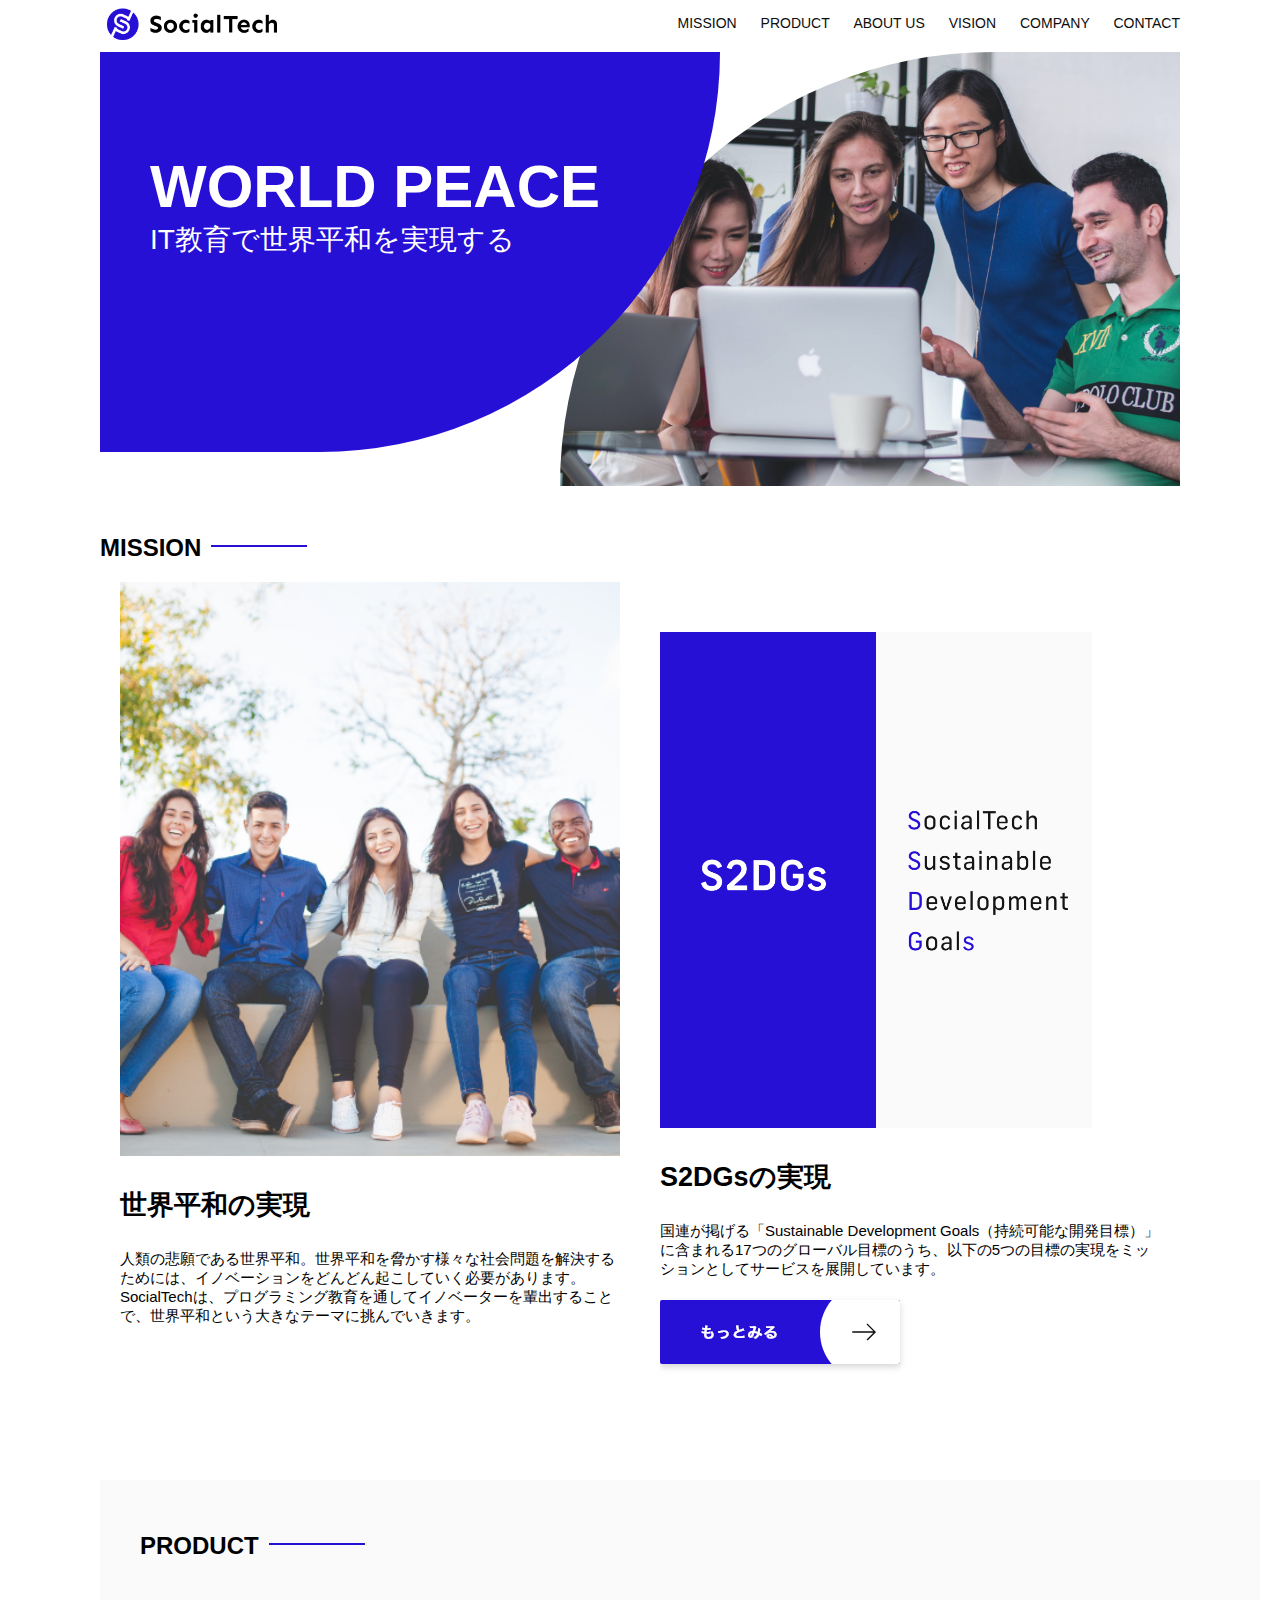
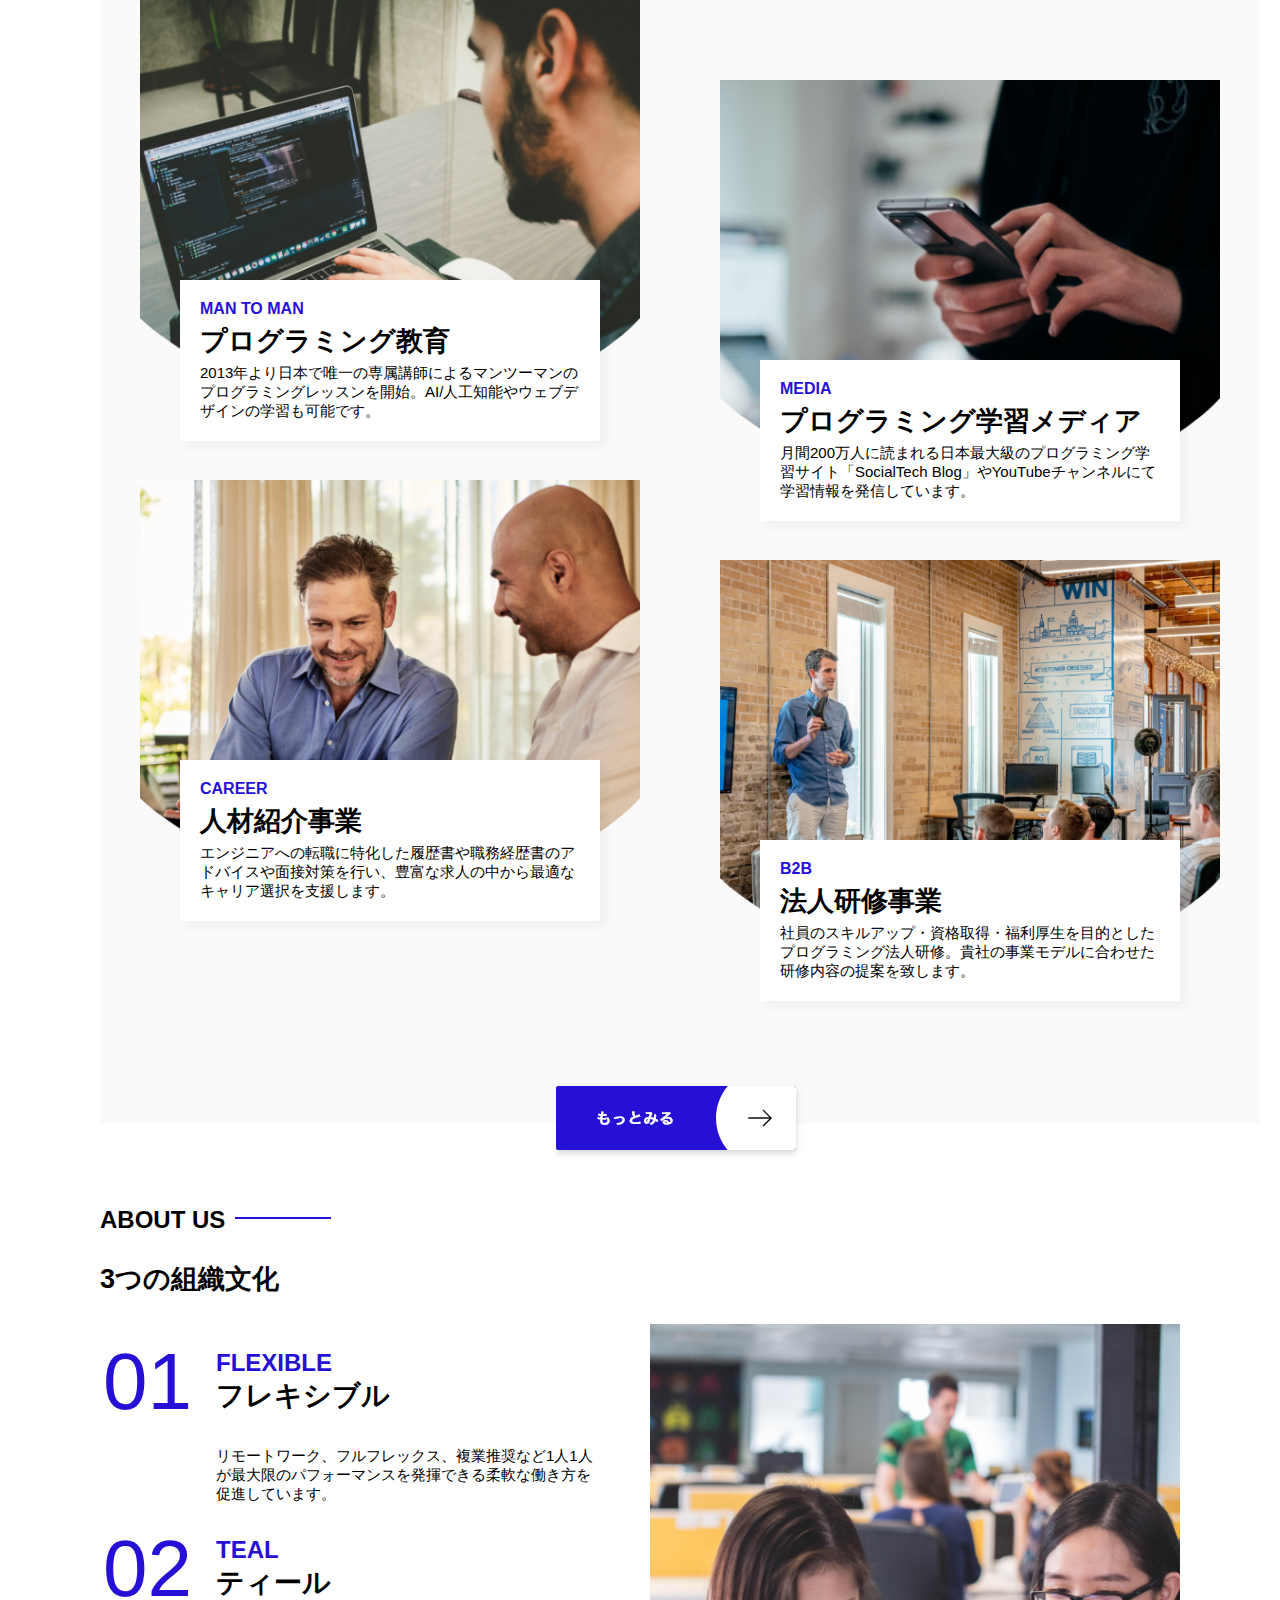
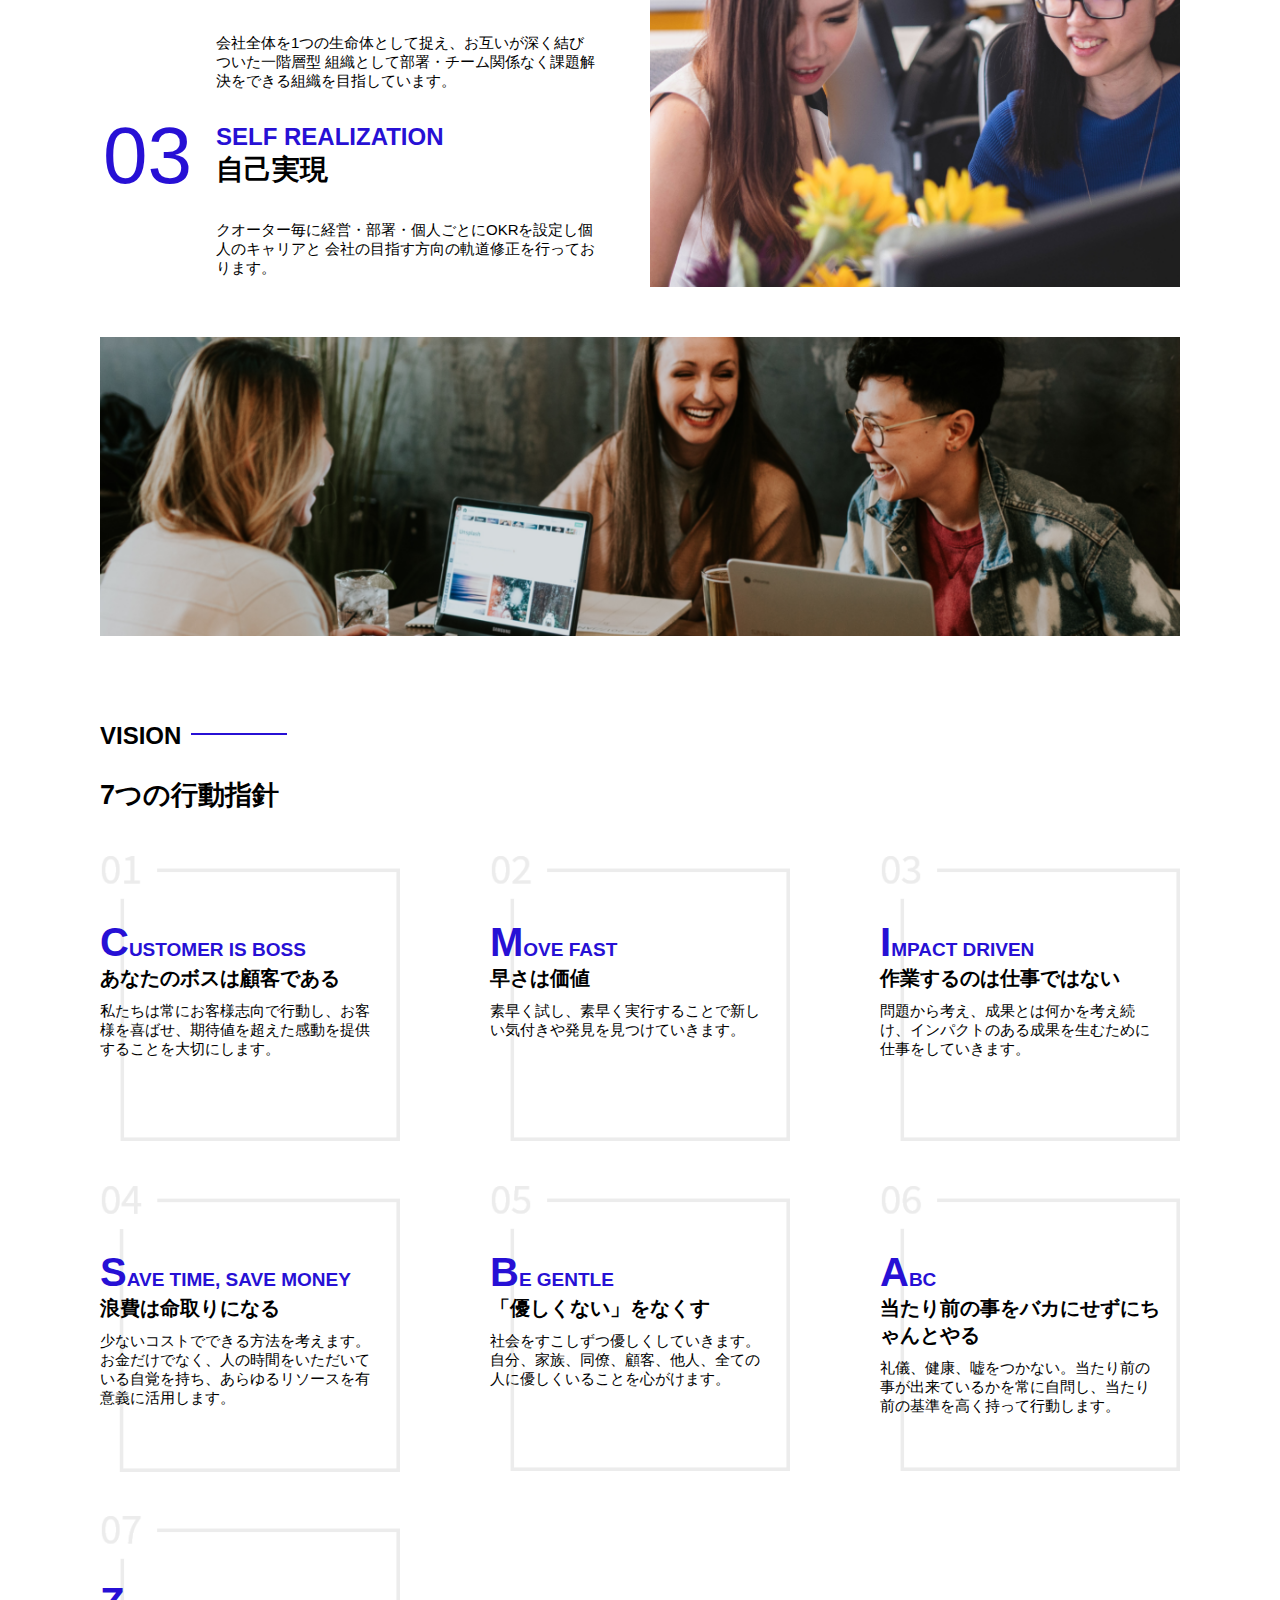
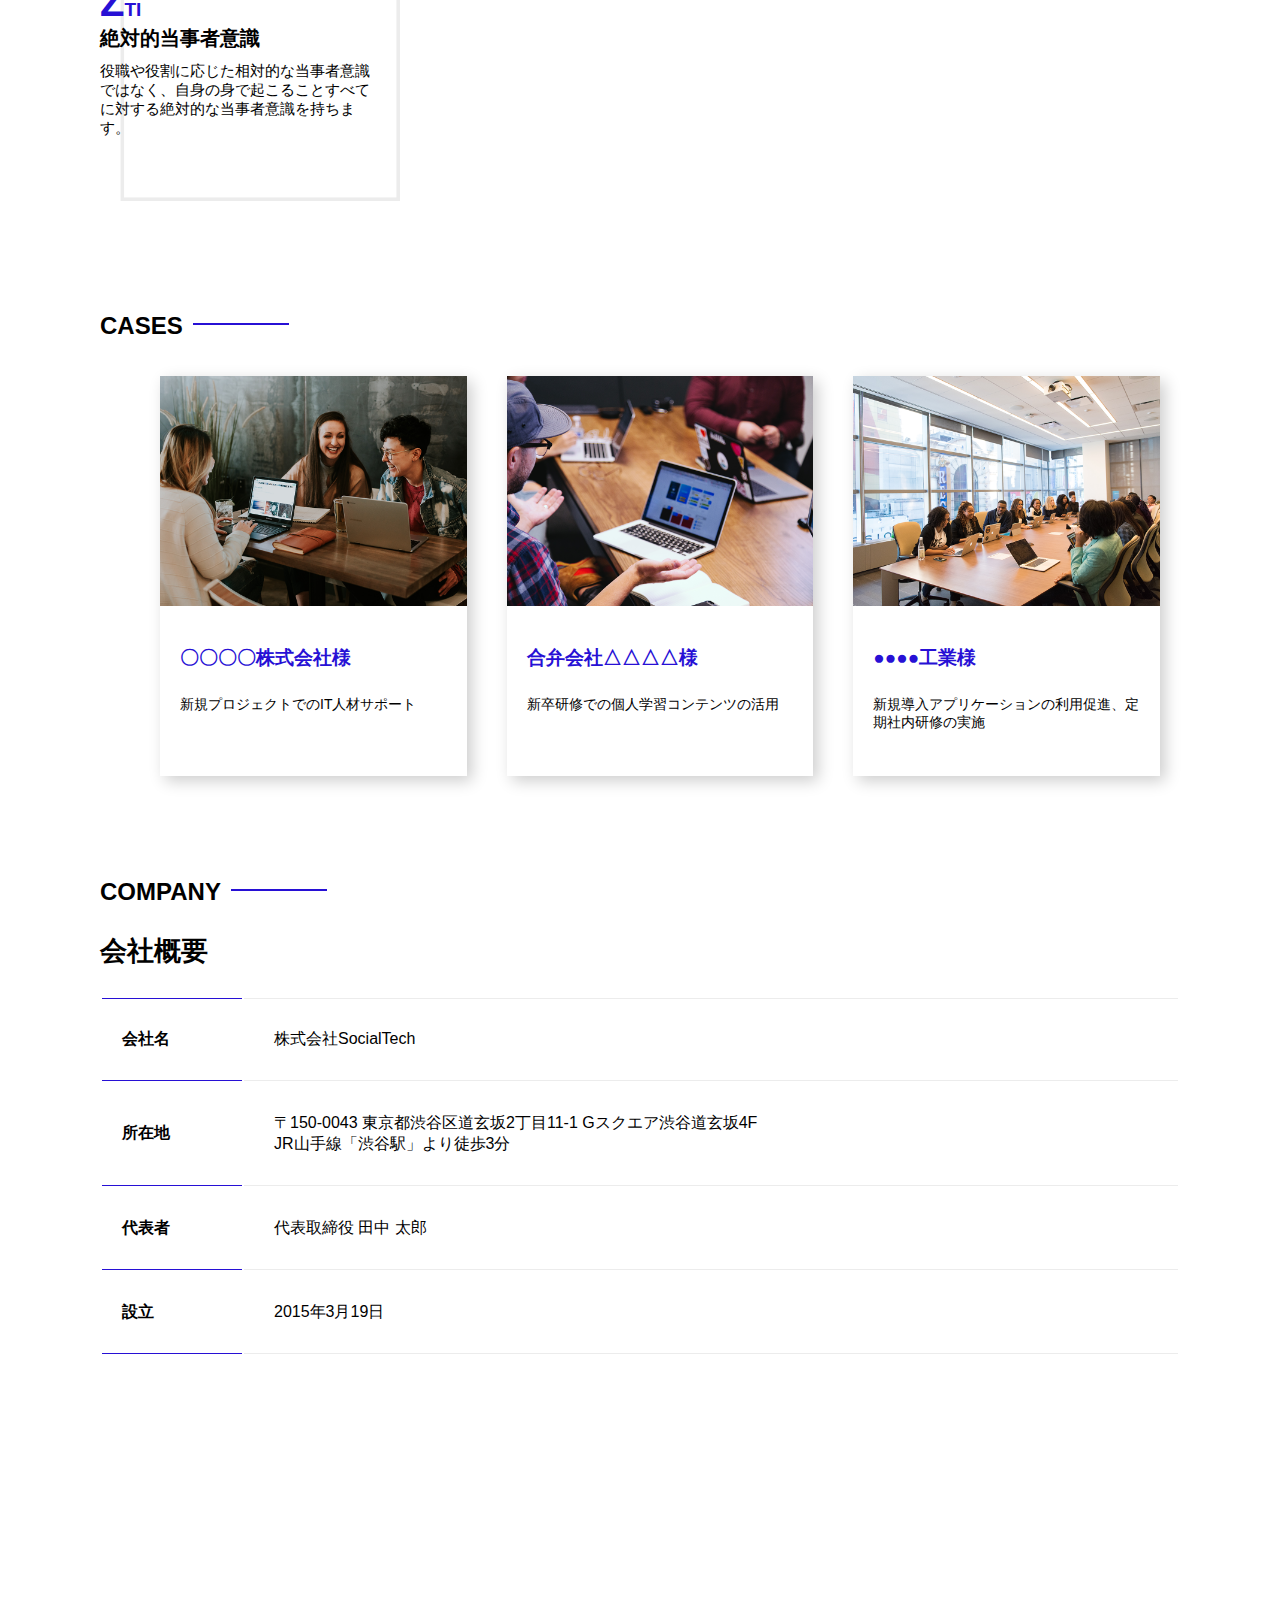
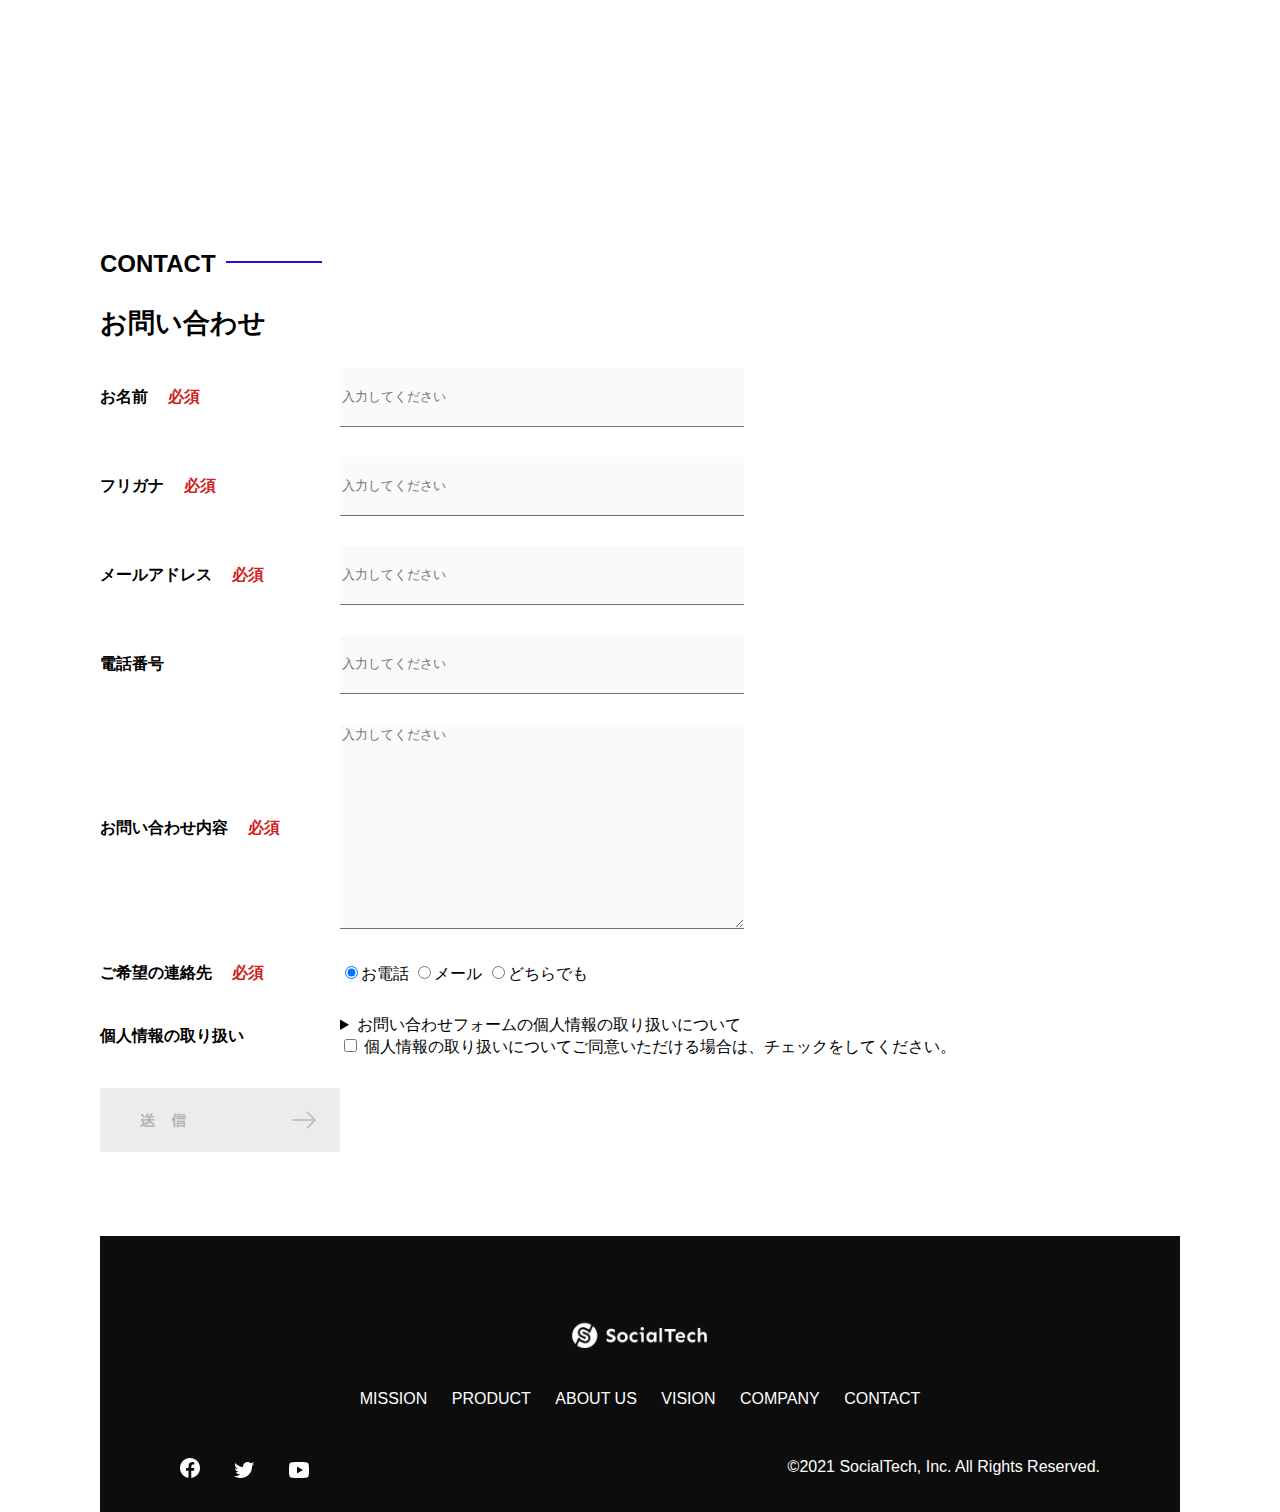
<file: kadai_012/index.html>
<!DOCTYPE html>
<html>
  <head>
    <title>SocialTech</title>
    <meta charset="UTF-8" />
    <meta
      name="description"
      content="SocialTechはEdTech業界のリーディングカンパニーを目指します。"
    />
    <meta name="viewport" content="width=device-width, initial-scale=1.0" />
    <link rel="stylesheet" href="style.css" />
  </head>
  <body>
    <!-- ヘッダー -->
    <header>
      <!-- ロゴ -->
      <a href="index.html" id="logo"
        ><img src="images/logo.png" alt="トップページに戻る"
      /></a>

      <!-- PC用ナビゲーション -->
      <nav id="nav-pc">
        <a href="mission.html">MISSION</a>
        <a href="product.html">PRODUCT</a>
        <a href="index.html#aboutus">ABOUT US</a>
        <a href="index.html#vision">VISION</a>
        <a href="index.html#company">COMPANY</a>
        <a href="index.html#contact">CONTACT</a>
      </nav>
    </header>
    <main>
      <article>
        <!-- メインビジュアル -->
        <section id="main-visual">
          <div id="main-message">
            <h1>WORLD PEACE</h1>
            <p>IT教育で世界平和を実現する</p>
          </div>
          <img
            src="images/index/index-main.png"
            alt="PCの周りに集まる多国籍の仲間たち"
          />
        </section>
        <!--ミッション-->
        <section id="mission">
          <h2 class="index-h2">MISSION</h2>
          <div id="mission-flex">
            <div>
              <img
                id="mission-photo"
                src="images/index/index-mission.png"
                alt="屋外のベンチで写真を撮影する多国籍の仲間たち"
              />
              <h3>世界平和の実現</h3>
              <p>
                人類の悲願である世界平和。世界平和を脅かす様々な社会問題を解決するためには、イノベーションをどんどん起こしていく必要があります。SocialTechは、プログラミング教育を通してイノベーターを輩出することで、世界平和という大きなテーマに挑んでいきます。
              </p>
            </div>
            <div>
              <img id="s2dgs" src="images/index/s2dgs.png" alt="S2DGs" />
              <h3>S2DGsの実現</h3>
              <p>
                国連が掲げる「Sustainable Development
                Goals（持続可能な開発目標）」に含まれる17つのグローバル目標のうち、以下の5つの目標の実現をミッションとしてサービスを展開しています。
              </p>
              <a href="mission.html">
                <img src="images/button-more.png" alt="もっとみる" />
              </a>
            </div>
          </div>
        </section>
        <!-- プロダクト -->
        <section id="product">
          <h2 class="index-h2">PRODUCT</h2>
          <div>
            <div id="product-left">
              <div>
                <img
                  class="product-photo"
                  src="images/index/index-mantoman.png"
                  alt="PCでコードを書く男性"
                />
                <div class="product-explain">
                  <span>MAN TO MAN</span>
                  <h3>プログラミング教育</h3>
                  <p>
                    2013年より日本で唯一の専属講師によるマンツーマンのプログラミングレッスンを開始。AI/人工知能やウェブデザインの学習も可能です。
                  </p>
                </div>
              </div>
              <div>
                <img
                  class="product-photo"
                  src="images/index/index-career.png"
                  alt="笑顔で話し合う2人の男性"
                />
                <div class="product-explain">
                  <span>CAREER</span>
                  <h3>人材紹介事業</h3>
                  <p>
                    エンジニアへの転職に特化した履歴書や職務経歴書のアドバイスや面接対策を行い、豊富な求人の中から最適なキャリア選択を支援します。
                  </p>
                </div>
              </div>
            </div>
            <div id="product-right">
              <div>
                <img
                  class="product-photo"
                  src="images/index/index-media.png"
                  alt="スマートフォンを操作する人"
                />
                <div class="product-explain">
                  <span>MEDIA</span>
                  <h3>プログラミング学習メディア</h3>
                  <p>
                    月間200万人に読まれる日本最大級のプログラミング学習サイト「SocialTech
                    Blog」やYouTubeチャンネルにて学習情報を発信しています。
                  </p>
                </div>
              </div>
              <div>
                <img
                  class="product-photo"
                  src="images/index/index-b2b.png"
                  alt="講演中の男性とそれを聴く人々"
                />
                <div class="product-explain">
                  <span>B2B</span>
                  <h3>法人研修事業</h3>
                  <p>
                    社員のスキルアップ・資格取得・福利厚生を目的としたプログラミング法人研修。貴社の事業モデルに合わせた研修内容の提案を致します。
                  </p>
                </div>
              </div>
            </div>
          </div>
          <div>
            <a id="product-more" href="product.html">
              <img src="images/button-more.png" alt="もっとみる" />
            </a>
          </div>
        </section>
        <!---ABOUT US-->
        <section id="aboutus">
          <h2 class="index-h2">ABOUT US</h2>
          <h3>3つの組織文化</h3>
          <div>
            <table class="culture-table">
              <tr>
                <td>
                  <span class="culture-num">01</span>
                </td>
                <td>
                  <span class="culture-en">FLEXIBLE</span>
                  <span class="culture-jp">フレキシブル</span>
                </td>
              </tr>
              <tr>
                <td>
                  <!--空のセル-->
                </td>
                <td>
                  <p class="culture-description">
                    リモートワーク、フルフレックス、複業推奨など1人1人が最大限のパフォーマンスを発揮できる柔軟な働き方を促進しています。
                  </p>
                </td>
              </tr>
              <tr>
                <td>
                  <span class="culture-num">02</span>
                </td>
                <td>
                  <span class="culture-en">TEAL</span>
                  <span class="culture-jp">ティール</span>
                </td>
              </tr>
              <tr>
                <td>
                  <!--空のセル-->
                </td>
                <td>
                  <p class="culture-description">
                    会社全体を1つの生命体として捉え、お互いが深く結びついた一階層型
                    組織として部署・チーム関係なく課題解決をできる組織を目指しています。
                  </p>
                </td>
              </tr>
              <tr>
                <td>
                  <span class="culture-num">03</span>
                </td>
                <td>
                  <span class="culture-en">SELF REALIZATION</span>
                  <span class="culture-jp">自己実現</span>
                </td>
              </tr>
              <tr>
                <td>
                  <!--空のセル-->
                </td>
                <td>
                  <p class="culture-description">
                    クオーター毎に経営・部署・個人ごとにOKRを設定し個人のキャリアと
                    会社の目指す方向の軌道修正を行っております。
                  </p>
                </td>
              </tr>
            </table>
            <img
              class="culture-img"
              src="images/index/index-aboutus1.png"
              alt="笑顔で話し合う2人の女性"
            />
          </div>
          <img
            class="culture-img2"
            src="images/index/index-aboutus2.png"
            alt="笑顔で話し合う3人の男女"
          />
        </section>
        <!-- VISION -->
        <section id="vision">
          <h2 class="index-h2">VISION</h2>
          <h3>7つの行動指針</h3>
          <div>
            <div class="vision-box">
              <img src="images/index/vision-01.png" alt="01" />
              <span>
                <h4>CUSTOMER IS BOSS</h4>
                <h5>あなたのボスは顧客である</h5>
                <p>
                  私たちは常にお客様志向で行動し、お客様を喜ばせ、期待値を超えた感動を提供することを大切にします。
                </p>
              </span>
            </div>
            <div class="vision-box">
              <img src="images/index/vision-02.png" alt="02" />
              <span>
                <h4>MOVE FAST</h4>
                <h5>早さは価値</h5>
                <p>
                  素早く試し、素早く実行することで新しい気付きや発見を見つけていきます。
                </p>
              </span>
            </div>
            <div class="vision-box">
              <img src="images/index/vision-03.png" alt="03" />
              <span>
                <h4>IMPACT DRIVEN</h4>
                <h5>作業するのは仕事ではない</h5>
                <p>
                  問題から考え、成果とは何かを考え続け、インパクトのある成果を生むために仕事をしていきます。
                </p>
              </span>
            </div>
            <div class="vision-box">
              <img src="images/index/vision-04.png" alt="04" />
              <span>
                <h4>SAVE TIME, SAVE MONEY</h4>
                <h5>浪費は命取りになる</h5>
                <p>
                  少ないコストでできる方法を考えます。お金だけでなく、人の時間をいただいている自覚を持ち、あらゆるリソースを有意義に活用します。
                </p>
              </span>
            </div>
            <div class="vision-box">
              <img src="images/index/vision-05.png" alt="05" />
              <span>
                <h4>BE GENTLE</h4>
                <h5>「優しくない」をなくす</h5>
                <p>
                  社会をすこしずつ優しくしていきます。自分、家族、同僚、顧客、他人、全ての人に優しくいることを心がけます。
                </p>
              </span>
            </div>
            <div class="vision-box">
              <img src="images/index/vision-06.png" alt="06" />
              <span>
                <h4>ABC</h4>
                <h5>当たり前の事をバカにせずにちゃんとやる</h5>
                <p>
                  礼儀、健康、嘘をつかない。当たり前の事が出来ているかを常に自問し、当たり前の基準を高く持って行動します。
                </p>
              </span>
            </div>
            <div class="vision-box">
              <img src="images/index/vision-07.png" alt="07" />
              <span>
                <h4>ZTI</h4>
                <h5>絶対的当事者意識</h5>
                <p>
                  役職や役割に応じた相対的な当事者意識ではなく、自身の身で起こることすべてに対する絶対的な当事者意識を持ちます。
                </p>
              </span>
            </div>
          </div>
        </section>
        <!-- CASES -->
        <section id="cases">
          <h2 class="index-h2">CASES</h2>
          <ul>
            <li class="case-card">
              <img class="case-img" src="images/index/case-1.png" alt="仲良く語り合う3人">
              <div class="case-info">
                <h4 class="case-name">〇〇〇〇株式会社様</h4>
                <p class="case-content">新規プロジェクトでのIT人材サポート</p>
              </div>
            </li>
            <li class="case-card">
              <img class="case-img" src="images/index/case-2.png" alt="PCでコンテンツを見る">
              <div class="case-info">
                <h4 class="case-name">合弁会社△△△△様</h4>
                <p class="case-content">新卒研修での個人学習コンテンツの活用</p>
              </div>
            </li>
            <li class="case-card">
              <img class="case-img" src="images/index/case-3.png" alt="社内研修中の会議室">
              <div class="case-info">
                <h4 class="case-name">●●●●工業様</h4>
                <p class="case-content">新規導入アプリケーションの利用促進、定期社内研修の実施</p>
              </div>
            </li>
          </ul>
        </section>
        <!-- COMPANY -->
        <section id="company">
          <h2 class="index-h2">COMPANY</h2>
          <h3>会社概要</h3>
          <table id="company-table">
            <tr>
              <th class="tableheader-first">会社名</th>
              <td class="cell-first">株式会社SocialTech</td>
            </tr>
            <tr>
              <th class="tableheader">所在地</th>
              <td class="cell">
                〒150-0043 東京都渋谷区道玄坂2丁目11-1 Gスクエア渋谷道玄坂4F<br />JR山手線「渋谷駅」より徒歩3分
              </td>
            </tr>
            <tr>
              <th class="tableheader">代表者</th>
              <td class="cell">代表取締役 田中 太郎</td>
            </tr>
            <tr>
              <th class="tableheader">設立</th>
              <td class="cell">2015年3月19日</td>
            </tr>
          </table>
          <iframe
            src="https://www.google.com/maps/embed?pb=!1m18!1m12!1m3!1d3241.7759544892483!2d139.69399665123464!3d35.65789123876098!2m3!1f0!2f0!3f0!3m2!1i1024!2i768!4f13.1!3m3!1m2!1s0x60188caa0042e8d1%3A0xba130bea826a7aa2!2z44CSMTUwLTAwNDMg5p2x5Lqs6YO95riL6LC35Yy66YGT546E5Z2C77yS5LiB55uu77yR77yR4oiS77yR!5e0!3m2!1sja!2sjp!4v1636872991912!5m2!1sja!2sjp"
            style="border: 0"
            allowfullscreen=""
            loading="lazy"
          >
          </iframe>
        </section>
        <!-- お問い合わせフォーム -->
        <section id="contact">
          <h2 class="index-h2">CONTACT</h2>
          <h3>お問い合わせ</h3>
          <form>
            <div>
              <div class="contact-heading">
                <label class="contact-label"
                  >お名前<span class="contact-span">必須</span></label
                >
              </div>
              <div class="contact-form">
                <input
                  type="text"
                  name="name"
                  placeholder="入力してください"
                  class="contact-textbox"
                />
              </div>
            </div>
            <div>
              <div class="contact-heading">
                <label class="contact-label"
                  >フリガナ<span class="contact-span">必須</span></label
                >
              </div>
              <div>
                <input
                  type="text"
                  name="hurigana"
                  placeholder="入力してください"
                  class="contact-textbox"
                />
              </div>
            </div>
            <div>
              <div class="contact-heading">
                <label class="contact-label"
                  >メールアドレス<span class="contact-span">必須</span></label
                >
              </div>
              <div>
                <input
                  type="text"
                  name="email"
                  placeholder="入力してください"
                  class="contact-textbox"
                />
              </div>
            </div>
            <div>
              <div class="contact-heading">
                <label class="contact-label">電話番号</label>
              </div>
              <div>
                <input
                  type="text"
                  name="tel"
                  placeholder="入力してください"
                  class="contact-textbox"
                />
              </div>
            </div>
            <div>
              <div class="contact-heading">
                <label class="contact-label"
                  >お問い合わせ内容<span class="contact-span">必須</span></label
                >
              </div>
              <div>
                <textarea
                  class="contact-textarea"
                  placeholder="入力してください"
                  name="message"
                ></textarea>
              </div>
            </div>
            <div>
              <div class="contact-heading">
                <label class="contact-label"
                  >ご希望の連絡先<span class="contact-span">必須</span></label
                >
              </div>
              <div>
                <input
                  class="radiobutton"
                  type="radio"
                  value="tel"
                  name="contact"
                  checked
                /><label>お電話</label>
                <input
                  class="radiobutton"
                  type="radio"
                  value="mail"
                  name="contact"
                /><label>メール</label>
                <input
                  class="radiobutton"
                  type="radio"
                  value="both"
                  name="contact"
                /><label>どちらでも</label>
              </div>
            </div>
            <div>
              <div class="contact-heading">
                <label class="contact-label">個人情報の取り扱い</label>
              </div>
              <div>
                <details>
                  <summary>
                    お問い合わせフォームの個人情報の取り扱いについて
                  </summary>
                  <div>
                    <span>１．組織の名称又は氏名</span><br />
                    株式会社SocialTech<br /><br />
                    <span
                      >２．個人情報保護管理者（若しくはその代理人）の氏名又は職名、所属及び連絡先
                      鈴木 一郎 コーポレート部</span
                    ><br />
                    メールアドレス：support@socialtech.net<br />
                    TEL：03-xxxx-xxxx<br />
                    <span>３．個人情報の利用目的</span><br />
                    ・本サービス及び本サービスに関連する情報の提供又はそれらに関する連絡のため<br />
                    ・ユーザーの本人確認のため<br />
                    ・当社サービスのご案内のため<br />
                    ・当社の商品等の広告または宣伝（電子メールによるものを含むものとします。）<br /><br />
                    <span>４．個人情報の取り扱い業務の委託</span><br />
                    個人情報の取扱業務の全部または一部を外部に業務委託する場合があります。<br />
                    その際、弊社は、個人情報を適切に保護できる管理体制を敷き実行していることを条件として<br />
                    委託先を厳選したうえで、機密保持契約を委託先と締結し、お客様の個人情報を厳密に管理させます。<br /><br />
                    <span>５．個人情報の開示等の請求</span><br />
                    お客様は、弊社に対してご自身の個人情報の開示等（利用目的の通知、開示、内容の訂正・追加・削除、利用の停止または消去、第三者への提供の停止）に関して、当社問合わせ窓口に申し出ることができます。<br />
                    その際、弊社はお客様ご本人を確認させていただいたうえで、合理的な期間内に対応いたします。<br /><br />
                    なお、個人情報に関する弊社問合わせ先は、次の通りです。<br /><br />
                    株式会社SocialTech　個人情報問合せ窓口<br />
                    〒150-0043　東京都渋谷区道玄坂2丁目11-1 Ｇスクエア渋谷道玄坂
                    4F<br />
                    メールアドレス：support@socialtech.net　TEL：03-xxxx-xxxx<br /><br />
                    <span>６．個人情報を提供されることの任意性について</span
                    ><br /><br />
                    お客様がご自身の個人情報を弊社に提供されるか否かは、お客様のご判断によりますが、もしご提供されない場合には、適切なサービスが提供できない場合がありますので予めご了承ください。
                  </div>
                </details>
                <input type="checkbox" name="agree" />
                <span
                  >個人情報の取り扱いについてご同意いただける場合は、チェックをしてください。</span
                >
              </div>
            </div>
            <input
              type="image"
              value="Submit"
              src="images/button-submit.png"
              alt="送信する"
            />
          </form>
        </section>
      </article>
      <footer>
        <div id="footer-logo">
          <img src="images/logo-sp.png" alt="SocialTech" />
        </div>
        <div id="footer-link">
          <a href="mission.html">MISSION</a>
          <a href="product.html">PRODUCT</a>
          <a href="index.html#aboutus">ABOUT US</a>
          <a href="index.html#vision">VISION</a>
          <a href="index.html#company">COMPANY</a>
          <a href="index.html#contact">CONTACT</a>
        </div>
        <div id="sns-footer">
          <a href="https://www.facebook.com/sejuku2013"
            ><img src="images/button-facebook.png" alt="Facebookのリンク"
          /></a>
          <a href="https://twitter.com/samuraijuku"
            ><img src="images/button-twitter.png" alt="Twitterのリンク"
          /></a>
          <a href="https://www.youtube.com/channel/UCCFOQO5aDK0xXam4cUQXT8g"
            ><img src="images/button-youtube.png" alt="YouTubeのリンク"
          /></a>
          <span id="copyright"
            >&copy;2021 SocialTech, Inc. All Rights Reserved.
          </span>
        </div>
      </footer>
    </main>
  </body>
</html>
</file>
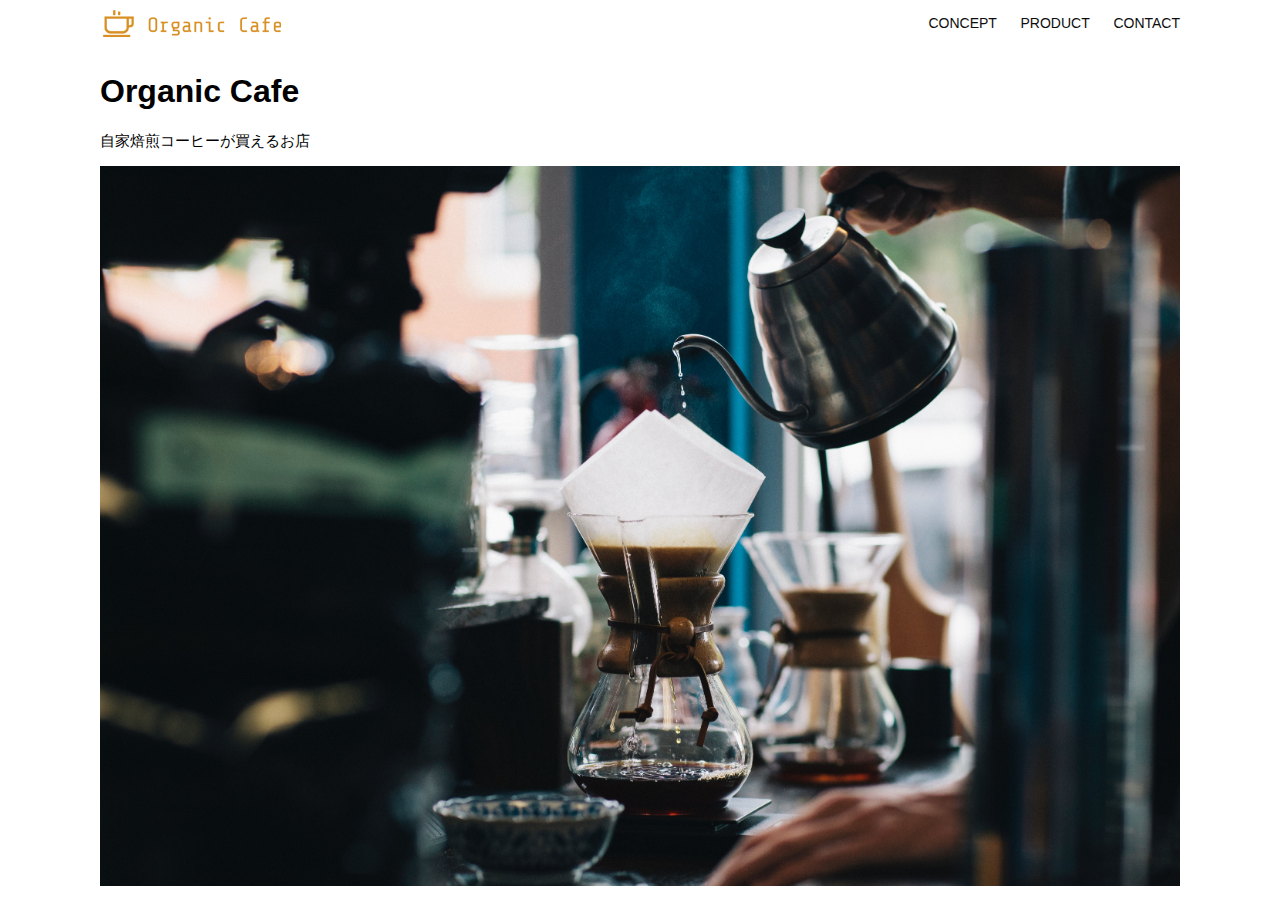
<file: kadai_013/index.html>
<!DOCTYPE html>
<html>
  <head>
    <title>Organic Cafe</title>
    <meta charset="UTF-8" />
    <meta
      name="description"
      content="自家焙煎のコーヒーがお家で楽しめるOrganic Cafe"
    />
    <meta name="viewport" content="width=device-width, initial-scale=1.0" />
    <link rel="stylesheet" href="style.css" />
  </head>
  <body>
    <!-- ヘッダー -->
    <header>
      <!-- ロゴ -->
      <a href="index.html" id="logo"
        ><img src="images/logo.png" alt="トップページに戻る"
      /></a>

      <!-- PC用ナビゲーション -->
      <nav id="nav-pc">
        <a href="index.html#concept">CONCEPT</a>
        <a href="index.html#product">PRODUCT</a>
        <a href="index.html#contact">CONTACT</a>
      </nav>
      <!-- スマホ用メニューボタン -->
      <img id="menu-sp" src="images/button-menu.png" alt="ナビゲーションを開く" onclick="document.getElementById('nav-sp').style.display = 'block'"> 

      <!-- スマホ用ナビゲーション -->
      <nav id="nav-sp">
        <img id="close" src="images/button-close.png" alt="ナビゲーションを閉じる" onclick="document.getElementById('nav-sp').style.display = 'none'">
        <a id="logo-sp" href="index.html" onclick="document.getElementById('nav-sp').style.display = 'none'"><img src="images/logo-sp.png" alt="トップページに戻る"></a>
        <a class="menu" href="index.html#concept" onclick="document.getElementById('nav-sp').style.display = 'none'">CONCEPT</a>
        <a class="menu" href="index.html#product" onclick="document.getElementById('nav-sp').style.display = 'none'">PRODUCT</a>
        <a class="menu" href="index.html#contact" onclick="document.getElementById('nav-sp').style.display = 'none'">CONTACT</a>
      </nav>
    </header>
    <main>
      <article>
        <!-- メインビジュアル -->
        <section id="main-visual">
          <div id="main-message">
            <h1>Organic Cafe</h1>
            <p>自家焙煎コーヒーが買えるお店</p>
          </div>
          <img
            src="images/main-image.jpg"
            alt="コーヒーをハンドドリップで淹れる画像"
          />
        </section>
      </article>
    </main>
  </body>
</html>
</file>
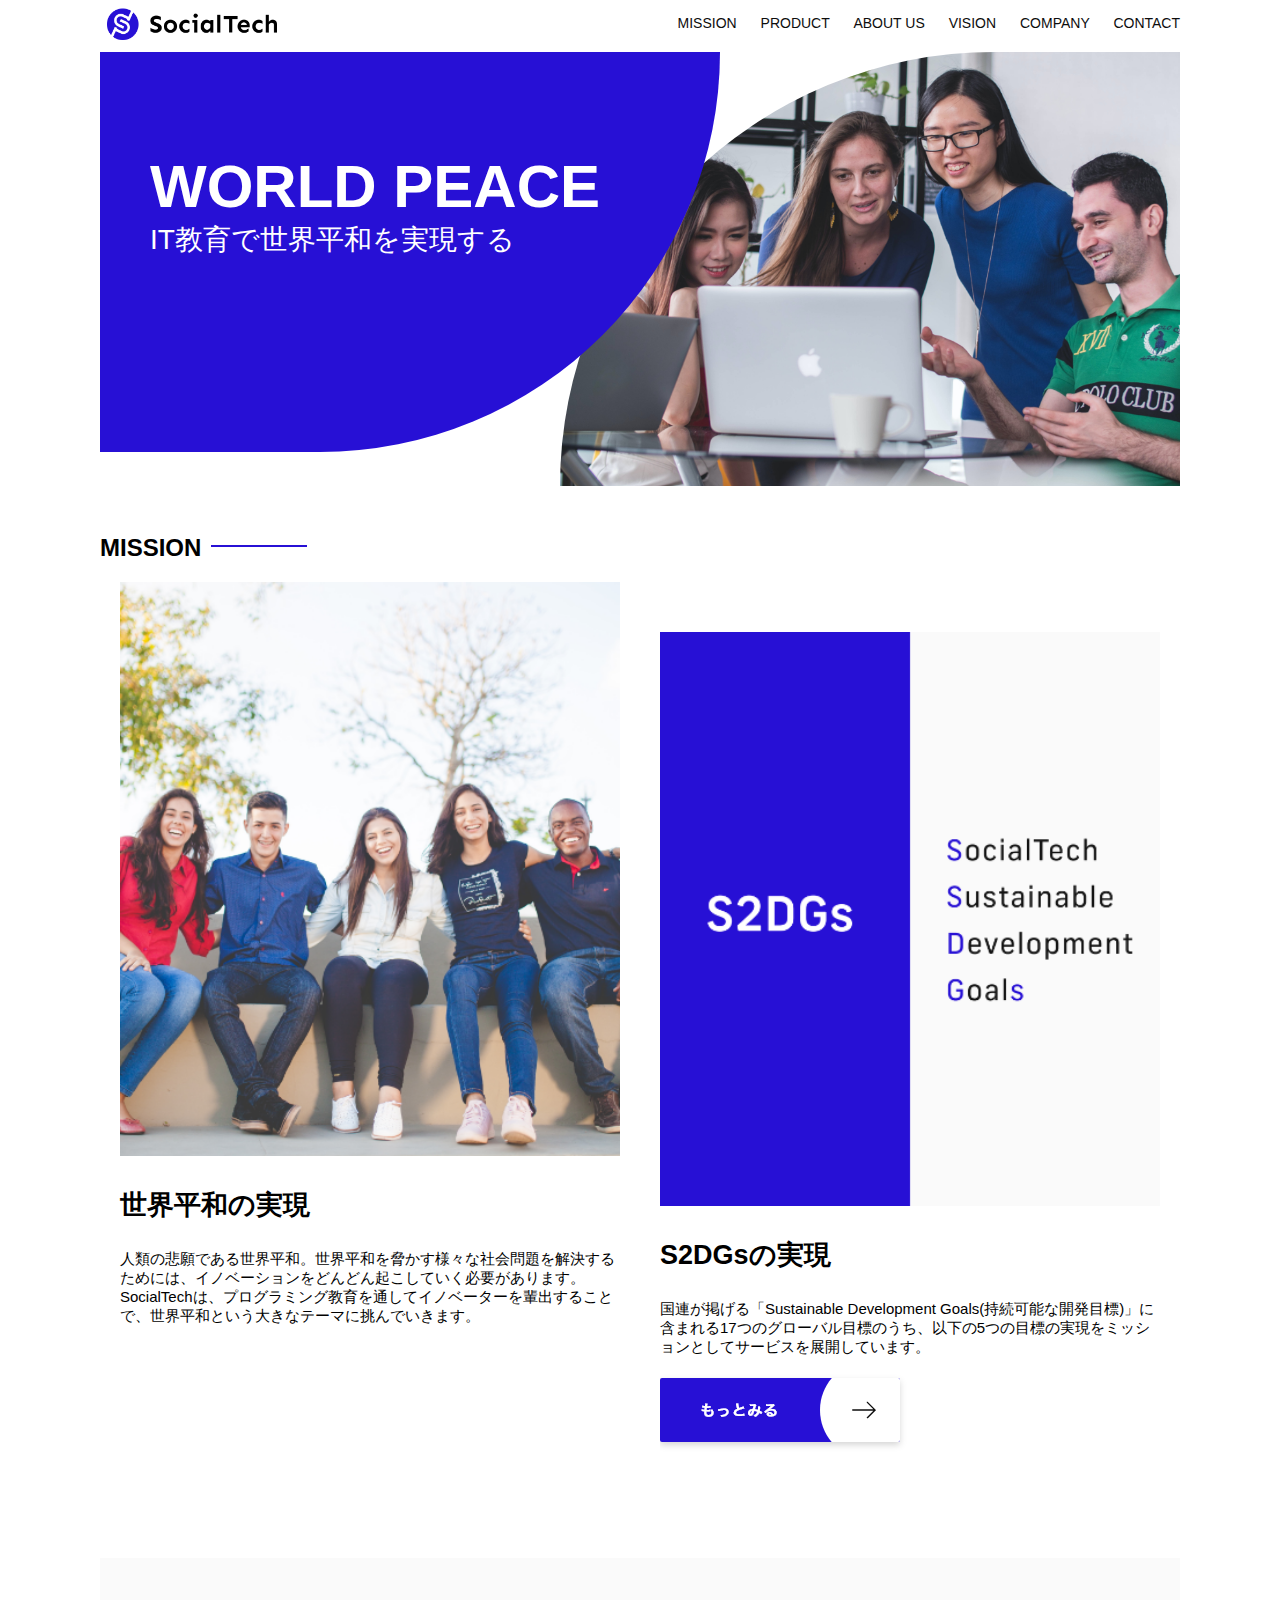
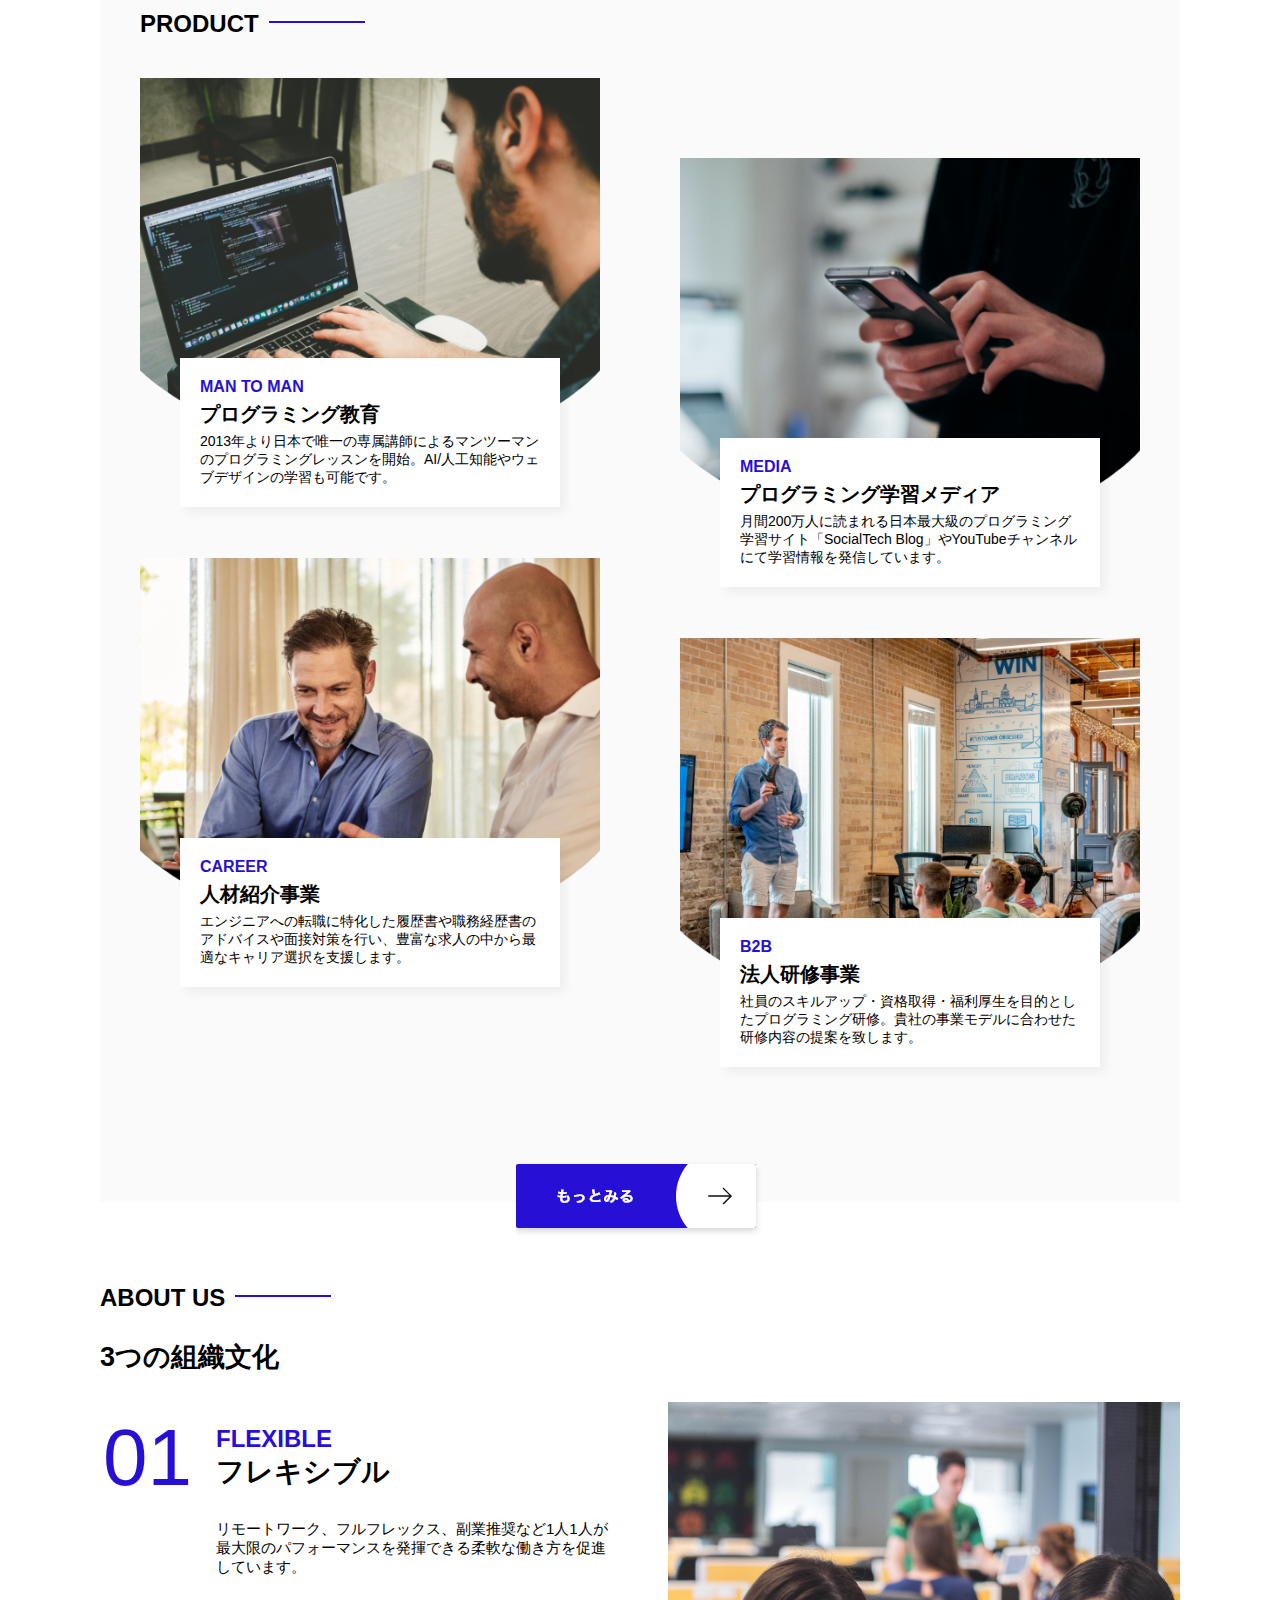
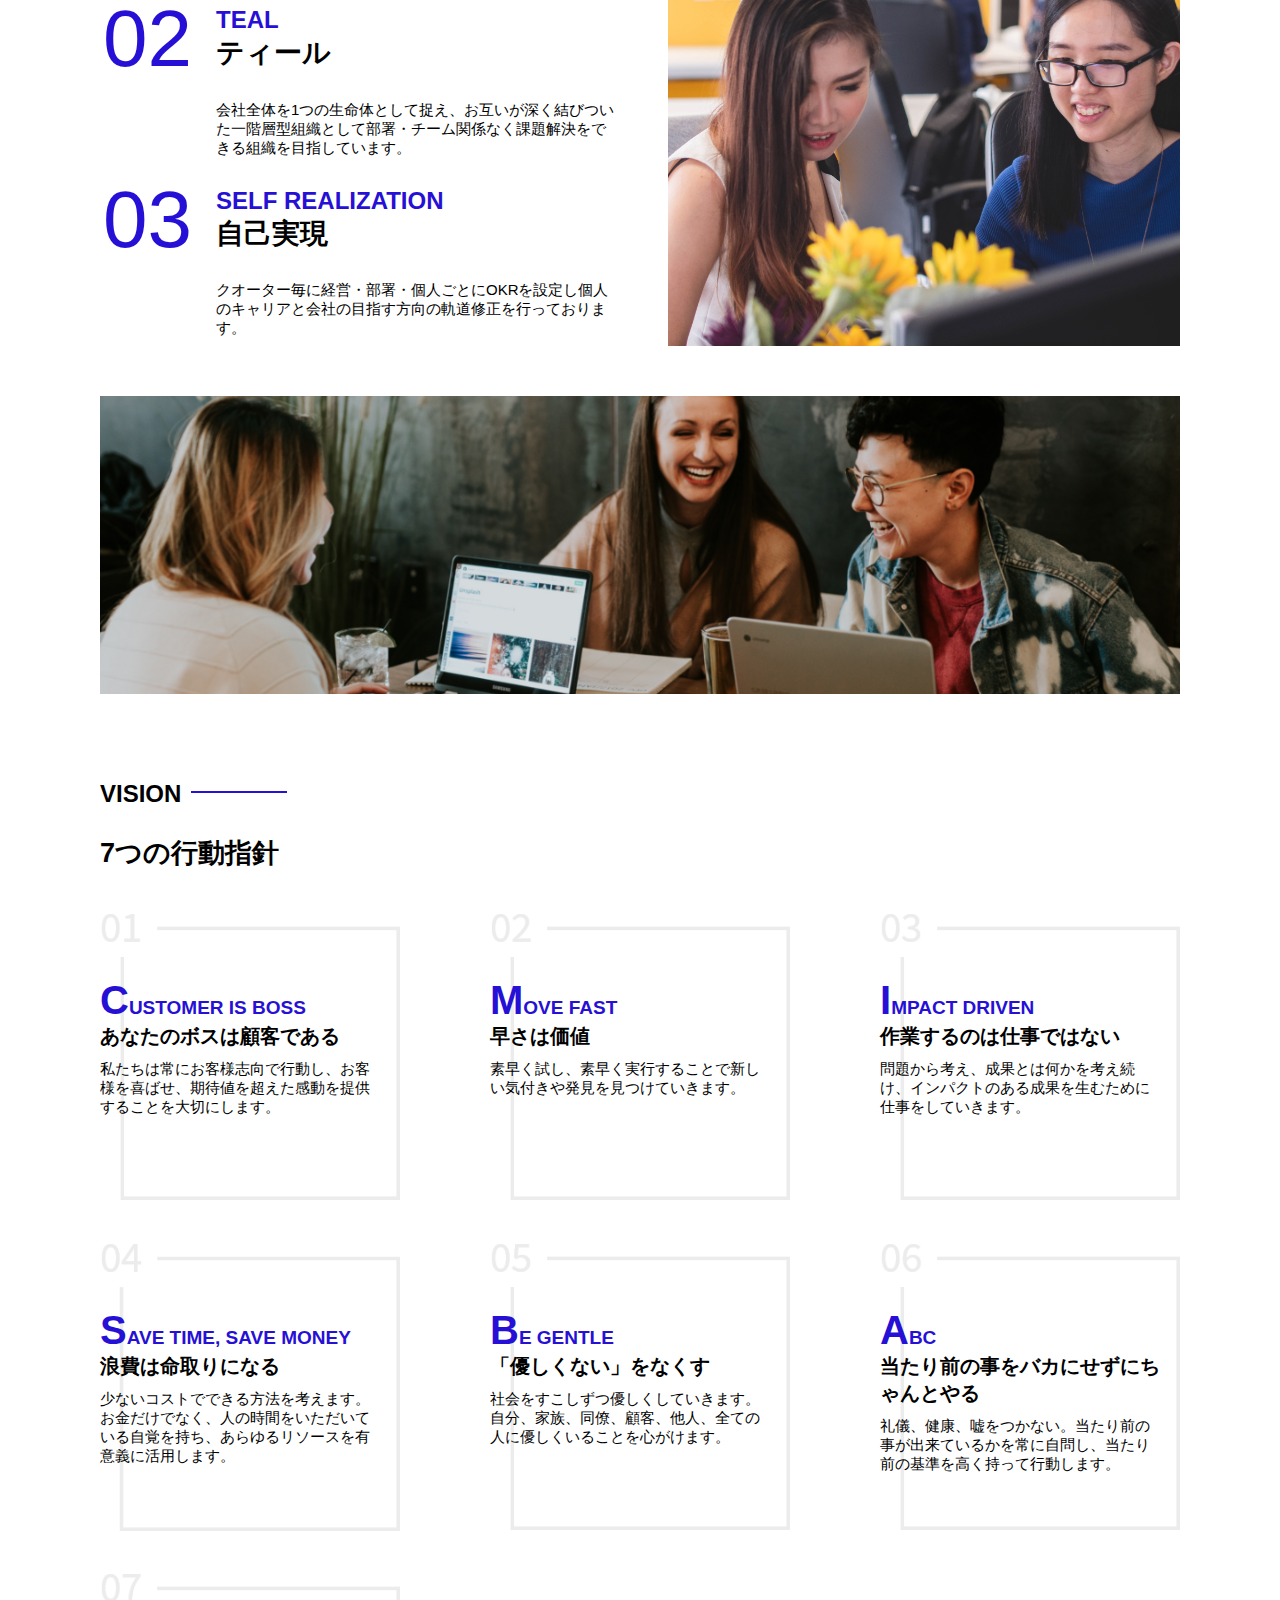
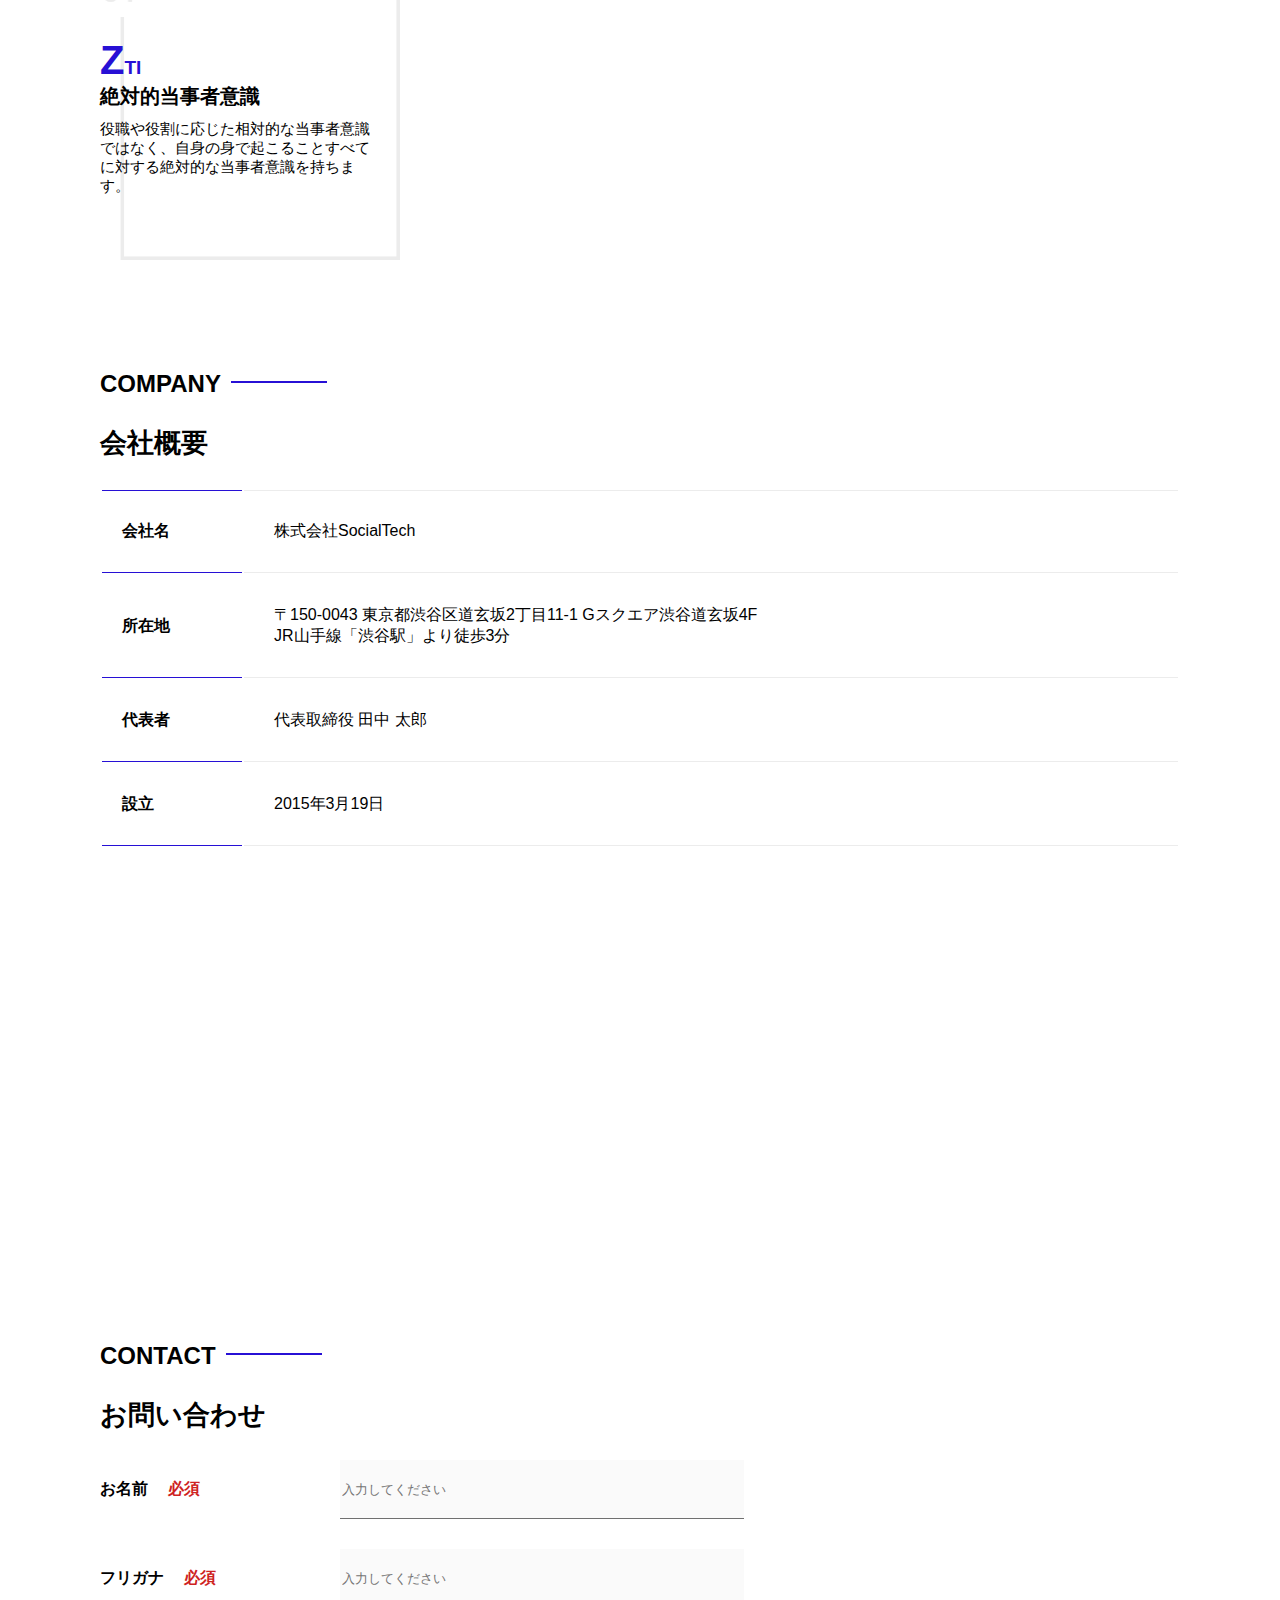
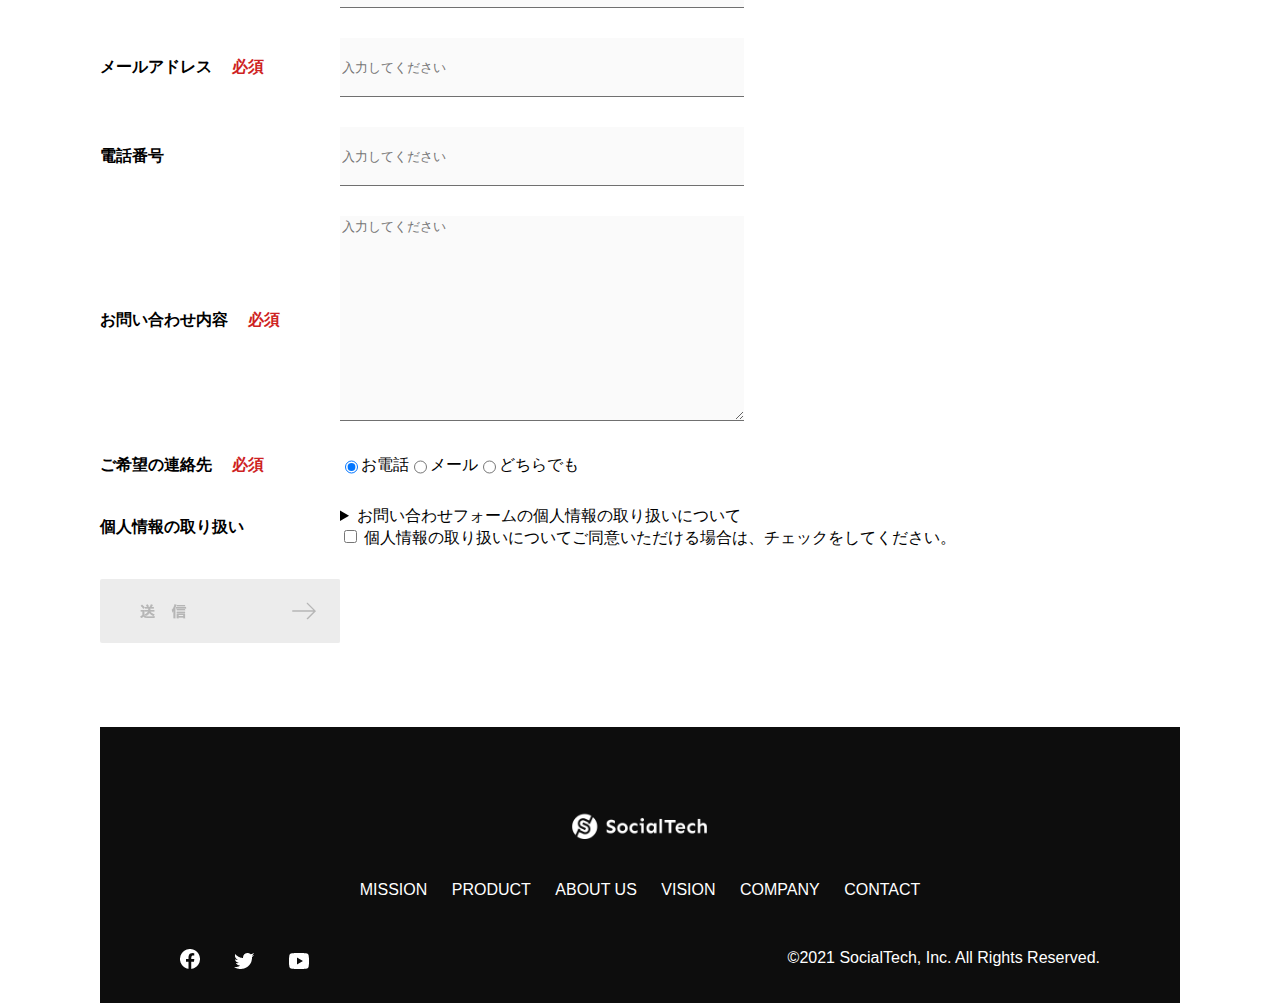
<file: kadai_tutorial_output/index.html>
<!DOCTYPE html>
<html>
  <head>
    <title>SocialTech</title>
    <meta charset="UTF-8">
    <meta name="description" content="SocialTechはEdTech業界のリーディングカンパニーを目指します。">
    <meta name="viewport" content="width=device-width, initial-scale=1.0">
    <link rel="stylesheet" href="style.css">
  </head>
  <body>
    <!-- ヘッダー -->
    <header>
      <!-- ロゴ -->
      <a href="index.html" id="logo"><img src="images/logo.png" alt="トップページに戻る"></a>

      <!-- PC用ナビゲーション -->
      <nav id="nav-pc">
        <a href="mission.html">MISSION</a>
        <a href="product.html">PRODUCT</a>
        <a href="index.html#aboutus">ABOUT US</a>
        <a href="index.html#vision">VISION</a>
        <a href="index.html#company">COMPANY</a>
        <a href="index.html#contact">CONTACT</a>
      </nav>
      <!-- スマホ用メニューボタン -->
      <img id="menu-sp" src="images/button-menu.png" alt="ナビゲーションを開く" onclick="document.getElementById('nav-sp').style.display = 'block'">
      <!-- スマホ用ナビゲーション -->
      <nav id="nav-sp">
        <img id="close" src="images/button-close.png" alt="ナビゲーションを閉じる" onclick="document.getElementById('nav-sp').style.display = 'none'">
        <a id="logo-sp" href="index.html" onclick="document.getElementById('nav-sp').style.display = 'none'"><img src="images/logo-sp.png" alt="トップページに戻る"></a>
        <a class="menu" href="mission.html" onclick="document.getElementById('nav-sp').style.display = 'none'">MISSION</a>
        <a class="menu" href="product.html" onclick="document.getElementById('nav-sp').style.display = 'none'">PRODUCT</a>
        <a class="menu" href="index.html#aboutus" onclick="document.getElementById('nav-sp').style.display = 'none'">ABOUT US</a>
        <a class="menu" href="index.html#vision" onclick="document.getElementById('nav-sp').style.display = 'none'">VISION</a>
        <a class="menu" href="index.html#company" onclick="document.getElementById('nav-sp').style.display = 'none'">COMPANY</a>
        <a class="menu" href="index.html#contact" onclick="document.getElementById('nav-sp').style.display = 'none'">CONTACT</a>
        <div id="sns">
          <a href="https://www.facebook.com/sejuku2013"><img src="images/button-facebook.png" alt="Facebookのリンク"></a>
          <a href="https://twitter.com/samuraijuku"><img src="images/button-twitter.png" alt="Twitterのリンク"></a>
          <a href="https://www.youtube.com/channel/UCCFOQO5aDK0xXam4cUQXT8g"><img src="images/button-youtube.png" alt="YouTubeのリンク"></a>
        </div>
      </nav>
    </header>
    <main>
      <article>
        <!-- メインビジュアル -->
        <section id="main-visual">
          <div id="main-message">
            <h1>WORLD PEACE</h1>
            <p>IT教育で世界平和を実現する</p>
          </div>
          <img src="images/index/index-main.png" alt="PCの周りに集まる多国籍の仲間たち">
        </section>
        <!-- ミッション -->
        <section id="mission">
          <h2 class="index-h2">MISSION</h2>
          <div id="mission-flex">
            <div>
              <img id="mission-photo" src="images/index/index-mission.png" alt="屋外のベンチで写真を撮影する外国籍の仲間たち">
              <h3>世界平和の実現</h3>
              <p>
                人類の悲願である世界平和。世界平和を脅かす様々な社会問題を解決するためには、イノベーションをどんどん起こしていく必要があります。SocialTechは、プログラミング教育を通してイノベーターを輩出することで、世界平和という大きなテーマに挑んでいきます。
              </p>
            </div>
            <div>
              <img id="s2dgs" src="images/index/s2dgs.png" alt="S2DGs">
              <h3>S2DGsの実現</h3>
              <p>
                国連が掲げる「Sustainable Development Goals(持続可能な開発目標)」に含まれる17つのグローバル目標のうち、以下の5つの目標の実現をミッションとしてサービスを展開しています。
              </p>
              <a href="mission.html">
                <img src="images/button-more.png" alt="もっとみる">
              </a>
            </div>
          </div>
        </section>
        <!-- プロダクト -->
        <section id="product">
          <h2 class="index-h2">PRODUCT</h2>
          <div>
            <div id="product-left">
              <div>
                <img class="product-photo" src="images/index/index-mantoman.png" alt="PCでコードを書く男性">
                <div class="product-explain">
                  <span>MAN TO MAN</span>
                  <h3>プログラミング教育</h3>
                  <p>2013年より日本で唯一の専属講師によるマンツーマンのプログラミングレッスンを開始。AI/人工知能やウェブデザインの学習も可能です。</p>
                </div>
              </div>
              <div>
                <img class="product-photo" src="images/index/index-career.png" alt="笑顔で話し合う2人の男性">
                <div class="product-explain">
                  <span>CAREER</span>
                  <h3>人材紹介事業</h3>
                  <p>エンジニアへの転職に特化した履歴書や職務経歴書のアドバイスや面接対策を行い、豊富な求人の中から最適なキャリア選択を支援します。</p>
                </div>
              </div>
            </div>
            <div id="product-right">
              <div>
                <img class="product-photo" src="images/index/index-media.png" alt="スマートフォンを操作する人">
                <div class="product-explain">
                  <span>MEDIA</span>
                  <h3>プログラミング学習メディア</h3>
                  <p>月間200万人に読まれる日本最大級のプログラミング学習サイト「SocialTech Blog」やYouTubeチャンネルにて学習情報を発信しています。</p>
                </div>
              </div>
              <div>
                <img class="product-photo" src="images/index/index-b2b.png" alt="講演中の男性とそれを聴く人々">
                <div class="product-explain">
                  <span>B2B</span>
                  <h3>法人研修事業</h3>
                  <p>社員のスキルアップ・資格取得・福利厚生を目的としたプログラミング研修。貴社の事業モデルに合わせた研修内容の提案を致します。</p>
                </div>
              </div>
            </div>
          </div>
          <div>
            <a id="product-more" href="product.html">
              <img src="images/button-more.png" alt="もっと見る">
            </a>
          </div>
        </section>
        <!-- ABOUT US -->
        <section id="aboutus">
          <h2 class="index-h2">ABOUT US</h2>
          <h3>3つの組織文化</h3>
          <div>
            <table class="culture-table">
              <tr>
                <td>
                  <span class="culture-num">01</span>
                </td>
                <td>
                  <span class="culture-en">FLEXIBLE</span>
                  <span class="culture-jp">フレキシブル</span>
                </td>
              </tr>
              <tr>
                <td>
                  <!-- 空のセル -->
                </td>
                <td>
                  <p class="culture-description">
                    リモートワーク、フルフレックス、副業推奨など1人1人が最大限のパフォーマンスを発揮できる柔軟な働き方を促進しています。
                  </p>
                </td>
              </tr>
              <tr>
                <td>
                  <span class="culture-num">02</span>
                </td>
                <td>
                  <span class="culture-en">TEAL</span>
                  <span class="culture-jp">ティール</span>
                </td>
              </tr>
              <tr>
                <td></td>
                <td>
                  <p class="culture-description">
                    会社全体を1つの生命体として捉え、お互いが深く結びついた一階層型組織として部署・チーム関係なく課題解決をできる組織を目指しています。
                  </p>
                </td>
              </tr>
              <tr>
                <td>
                  <span class="culture-num">03</span>
                </td>
                <td>
                  <span class="culture-en">SELF REALIZATION</span>
                  <span class="culture-jp">自己実現</span>
                </td>
              </tr>
              <tr>
                <td></td>
                <td>
                  <p class="culture-description">
                    クオーター毎に経営・部署・個人ごとにOKRを設定し個人のキャリアと会社の目指す方向の軌道修正を行っております。
                  </p>
                </td>
              </tr>
            </table>
            <img class="culture-img" src="images/index/index-aboutus1.png" alt="笑顔で話し合う2人の女性">
          </div>
          <img class="culture-img2" src="images/index/index-aboutus2.png" alt="笑顔で話し合う3人の男女">
        </section>
        <!-- VISION -->
        <section id="vision">
          <h2 class="index-h2">VISION</h2>
          <h3>7つの行動指針</h3>
          <div>
            <div class="vision-box">
              <img src="images/index/vision-01.png" alt="01">
              <span>
                <h4>CUSTOMER IS BOSS</h4>
                <h5>あなたのボスは顧客である</h5>
                <p>私たちは常にお客様志向で行動し、お客様を喜ばせ、期待値を超えた感動を提供することを大切にします。</p>
              </span>
            </div>
            <div class="vision-box">
              <img src="images/index/vision-02.png" alt="02">
              <span>
                <h4>MOVE FAST</h4>
                <h5>早さは価値</h5>
                <p>素早く試し、素早く実行することで新しい気付きや発見を見つけていきます。</p>
              </span>
            </div>
            <div class="vision-box">
              <img src="images/index/vision-03.png" alt="03">
              <span>
                <h4>IMPACT DRIVEN</h4>
                <h5>作業するのは仕事ではない</h5>
                <p>問題から考え、成果とは何かを考え続け、インパクトのある成果を生むために仕事をしていきます。</p>
              </span>
            </div>
            <div class="vision-box">
              <img src="images/index/vision-04.png" alt="04">
              <span>
                <h4>SAVE TIME, SAVE MONEY</h4>
                <h5>浪費は命取りになる</h5>
                <p>少ないコストでできる方法を考えます。お金だけでなく、人の時間をいただいている自覚を持ち、あらゆるリソースを有意義に活用します。</p>
              </span>
            </div>
            <div class="vision-box">
              <img src="images/index/vision-05.png" alt="05">
              <span>
                <h4>BE GENTLE</h4>
                <h5>「優しくない」をなくす</h5>
                <p>社会をすこしずつ優しくしていきます。自分、家族、同僚、顧客、他人、全ての人に優しくいることを心がけます。</p>
              </span>
            </div>
            <div class="vision-box">
              <img src="images/index/vision-06.png" alt="06">
              <span>
                <h4>ABC</h4>
                <h5>当たり前の事をバカにせずにちゃんとやる</h5>
                <p>礼儀、健康、嘘をつかない。当たり前の事が出来ているかを常に自問し、当たり前の基準を高く持って行動します。</p>
              </span>
            </div>
            <div class="vision-box">
              <img src="images/index/vision-07.png" alt="07">
              <span>
                <h4>ZTI</h4>
                <h5>絶対的当事者意識</h5>
                <p>役職や役割に応じた相対的な当事者意識ではなく、自身の身で起こることすべてに対する絶対的な当事者意識を持ちます。</p>
              </span>
            </div>
          </div>
        </section>
        <!-- COMPANY -->
        <section id="company">
          <h2 class="index-h2">COMPANY</h2>
          <h3>会社概要</h3>
          <table id="company-table">
            <tr>
              <th class="tableheader-first">会社名</th>
              <td class="cell-first">株式会社SocialTech</td>
            </tr>
            <tr>
              <th class="tableheader">所在地</th>
              <td class="cell">〒150-0043 東京都渋谷区道玄坂2丁目11-1 Gスクエア渋谷道玄坂4F<br>JR山手線「渋谷駅」より徒歩3分</td>
            </tr>
            <tr>
              <th class="tableheader">代表者</th>
              <td class="cell">代表取締役 田中 太郎</td>
            </tr>
            <tr>
              <th class="tableheader">設立</th>
              <td class="cell">2015年3月19日</td>
            </tr>
          </table>
          <iframe
            src="https://www.google.com/maps/embed?pb=!1m18!1m12!1m3!1d3241.7739234349333!2d139.69358217578664!3d35.65794127259483!2m3!1f0!2f0!3f0!3m2!1i1024!2i768!4f13.1!3m3!1m2!1s0x60188be0535d9a81%3A0xb09a6e9018e3debd!2z44CSMTUwLTAwNDMg5p2x5Lqs6YO95riL6LC35Yy66YGT546E5Z2C77yS5LiB55uu77yR77yR4oiS77yR!5e0!3m2!1sja!2sjp!4v1699164599199!5m2!1sja!2sjp" 
            style="border:0;" allowfullscreen="" loading="lazy">
          </iframe>
        </section>
        <!-- お問い合わせフォーム -->
        <section id="contact">
          <h2 class="index-h2">CONTACT</h2>
          <h3>お問い合わせ</h3>
          <form action="https://api.staticforms.xyz/submit" method="post">
            <input type="text" name="honeypot" style="display:none">
        <input type="hidden" name="accessKey" value="69f8fb63-fc58-4d38-9df1-14e8e8e29faf">
        <input type="hidden" name="subject" value="お問い合わせフォーム" />
        <input type="hidden" name="replyTo" value="n_ochi_95@yahoo.co.jp">
        <input type="hidden" name="redirectTo" value="">
            <div>
              <div class="contact-heading">
                <label class="contact-label">お名前<span class=contact-span>必須</span></label>
              </div>
              <div>
                <input type="text" name="name" placeholder="入力してください" class="contact-textbox">
              </div>
            </div>
            <div>
              <div class="contact-heading">
                <label class="contact-label">フリガナ<span class="contact-span">必須</span></label>
              </div>
              <div>
                <input type="text" name="hurigana" placeholder="入力してください" class="contact-textbox">
              </div>
            </div>
            <div>
              <div class="contact-heading">
                <label class="contact-label">メールアドレス<span class="contact-span">必須</span></label>
              </div>
              <div>
                <input type="text" name="email" placeholder="入力してください" class="contact-textbox">
              </div>
            </div>
            <div>
              <div class="contact-heading">
                <label class="contact-label">電話番号</label>
              </div>
              <div>
                <input type="text" name="tel" placeholder="入力してください" class="contact-textbox">
              </div>
            </div>
            <div>
              <div class="contact-heading">
                <label class="contact-label">お問い合わせ内容<span  class="contact-span">必須</span></label>
              </div>
              <div>
                <textarea class="contact-textarea" placeholder="入力してください" name="message"></textarea>
              </div>
            </div>
            <div>
              <div class="contact-heading">
                <label class="contact-label">ご希望の連絡先<span class="contact-span">必須</span></label>
              </div>
              <input class="radiobutton" type="radio" value="tel" name="contact" checked><label>お電話</label>
              <input class="radiobutton" type="radio" value="mail" name="contact"><label>メール</label>
              <input class="radiobutton" type="radio" value="both" name="contact"><label>どちらでも</label>
            </div>
            <div>
              <div class="contact-heading">
                <label class="contact-label">個人情報の取り扱い</label>
              </div>
              <div>
                <details>
                  <summary>お問い合わせフォームの個人情報の取り扱いについて</summary>
                  <div>
                    <span>１．組織の名称又は氏名</span><br>
                    株式会社SocialTech<br><br>
                    <span>２．個人情報保護管理者（若しくはその代理人）の氏名又は職名、所属及び連絡先</span><br>
                      鈴木 一郎 コーポレート部<br>
                      メールアドレス:support@socialtech.net<br>
                      TEL:03-xxxx-xxxx<br><br>
                    <span>３．個人情報の利用目的</span><br>
                    ・本サービス及び本サービスに関連する情報の提供又はそれらに関する連絡のため<br>
                   ・ユーザーの本人確認のため<br>
                   ・当社サービスのご案内のため<br>
                   ・当社の商品等の広告または宣伝（電子メールによるものを含むものとします。）<br><br>
                   <span>４．個人情報の取り扱い業務の委託</span><br>
                   個人情報の取扱業務の全部または一部を外部に業務委託する場合があります。<br>
                   その際、弊社は、個人情報を適切に保護できる管理体制を敷き実行していることを条件として<br>
                   委託先を厳選したうえで、機密保持契約を委託先と締結し、お客様の個人情報を厳密に管理させます。<br><br>
                   <span>５．個人情報の開示等の請求</span><br>
                   お客様は、弊社に対してご自身の個人情報の開示等（利用目的の通知、開示、内容の訂正・追加・削除、利用の停止または消去、第三者への提供の停止）に関して、当社問合わせ窓口に申し出ることができます。<br>
                   その際、弊社はお客様ご本人を確認させていただいたうえで、合理的な期間内に対応いたします。<br><br>
                   なお、個人情報に関する弊社問合わせ先は、次の通りです。<br><br>
                   株式会社SocialTech 個人情報問合せ窓口<br>
                   〒150-0043 東京都渋谷区道玄坂2丁目11-1 Ｇスクエア渋谷道玄坂 4F<br>
                   メールアドレス:support@socialtech.net TEL:03-xxxx-xxxx<br><br>
                   <span>６．個人情報を提供されることの任意性について</span><br><br>
                   お客様がご自身の個人情報を弊社に提供されるか否かは、お客様のご判断によりますが、もしご提供されない場合には、適切なサービスが提供できない場合がありますので予めご了承ください。
                  </div>
                </details>
                <input type="checkbox" name="agree">
                <span>個人情報の取り扱いについてご同意いただける場合は、チェックをしてください。</span>
              </div>
            </div>
            <input type="image" src="images/button-submit.png" alt="送信する">
          </form>
        </section>
      </article>
      <footer>
        <div id="footer-logo">
          <img src="images/logo-sp.png" alt="SocialTech">
        </div>
        <div id="footer-link">
          <a href="mission.html">MISSION</a>
          <a href="product.html">PRODUCT</a>
          <a href="index.html#aboutus">ABOUT US</a>
          <a href="index.html#vision">VISION</a>
          <a href="index.html#company">COMPANY</a>
          <a href="index.html#contact">CONTACT</a>
        </div>
        <div id="sns-footer">
          <a href="https://www.facebook.com/sejuku2013"><img src="images/button-facebook.png" alt="Facebookのリンク"></a>
          <a href="https://twitter.com/samuraijuku"><img src="images/button-twitter.png" alt="Twitterのリンク"></a>
          <a href="https://www.youtube.com/channel/UCCFOQO5aDK0xXam4cUQXT8g"><img src="images/button-youtube.png" alt="YouTubeのリンク"></a>
          <span id="copyright">&copy;2021 SocialTech, Inc. All Rights Reserved. </span>
        </div>
      </footer>
    </main>
  </body>
</html>
</file>
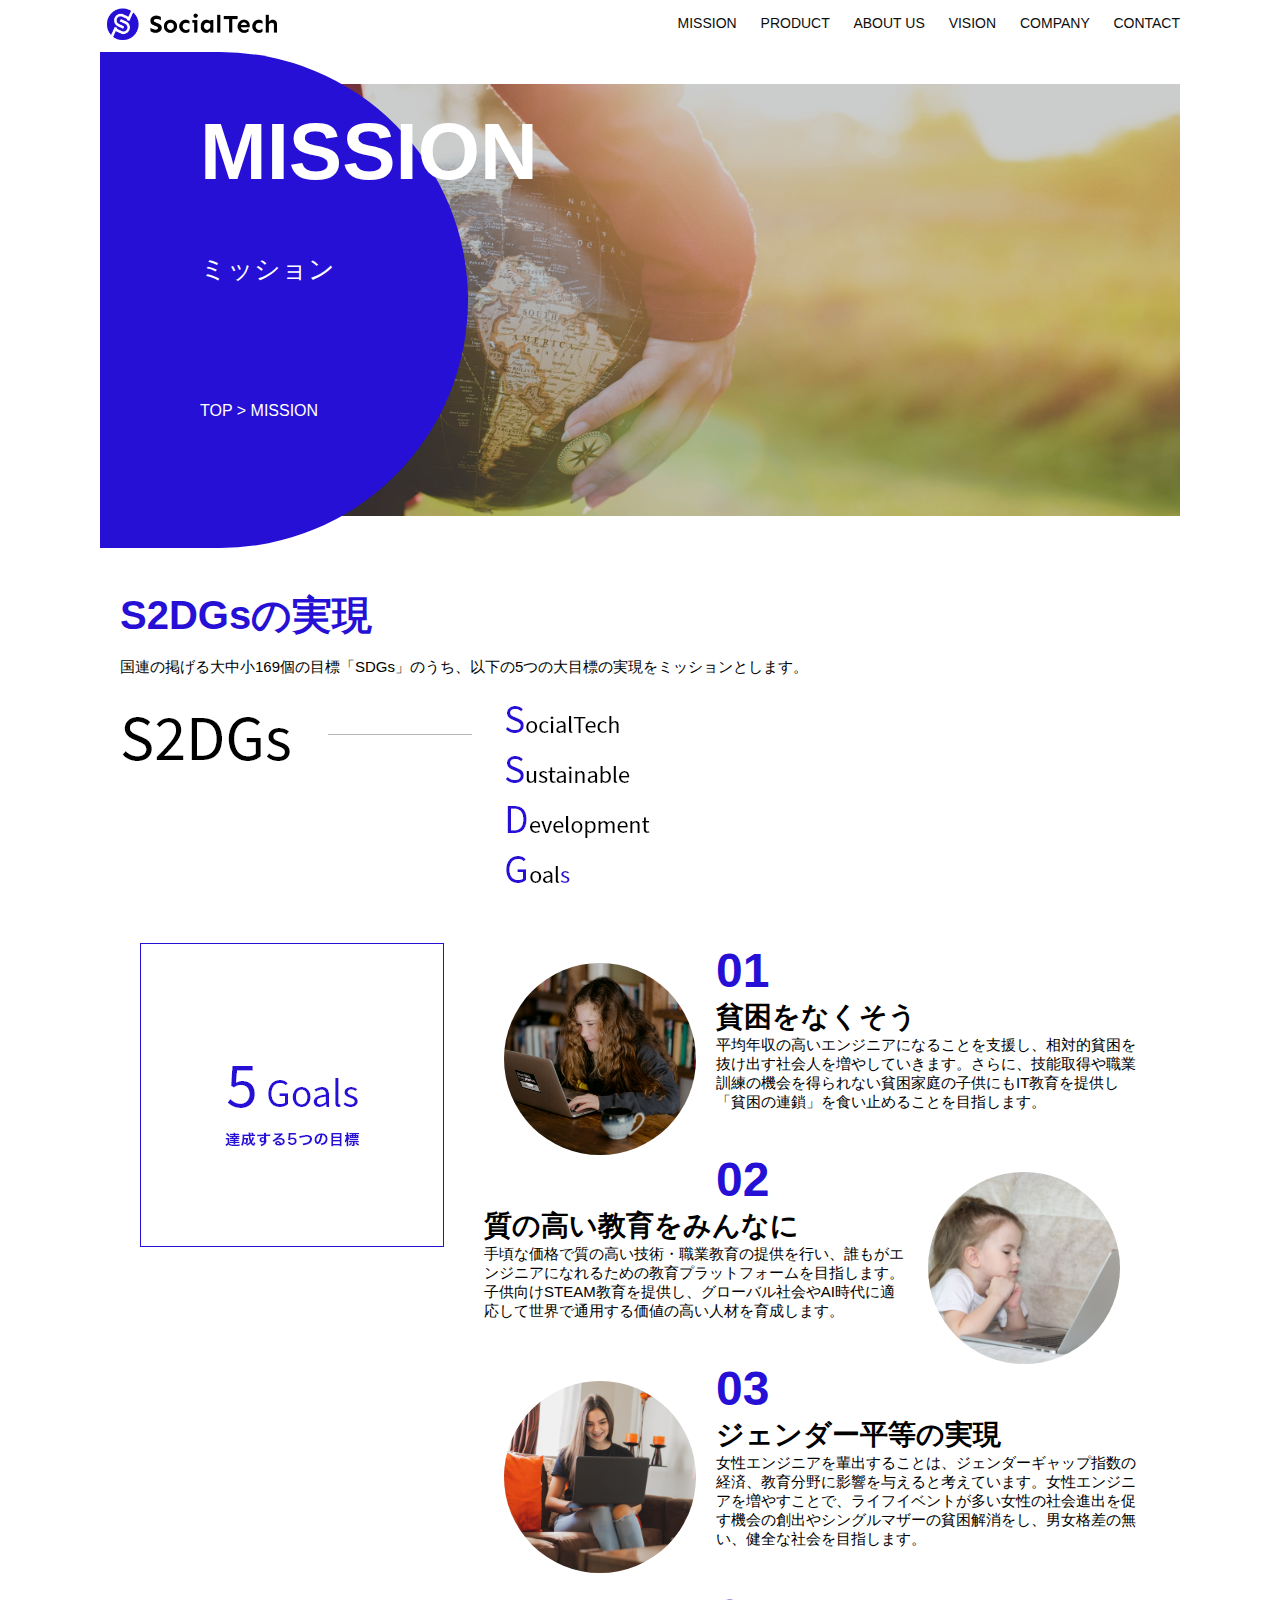
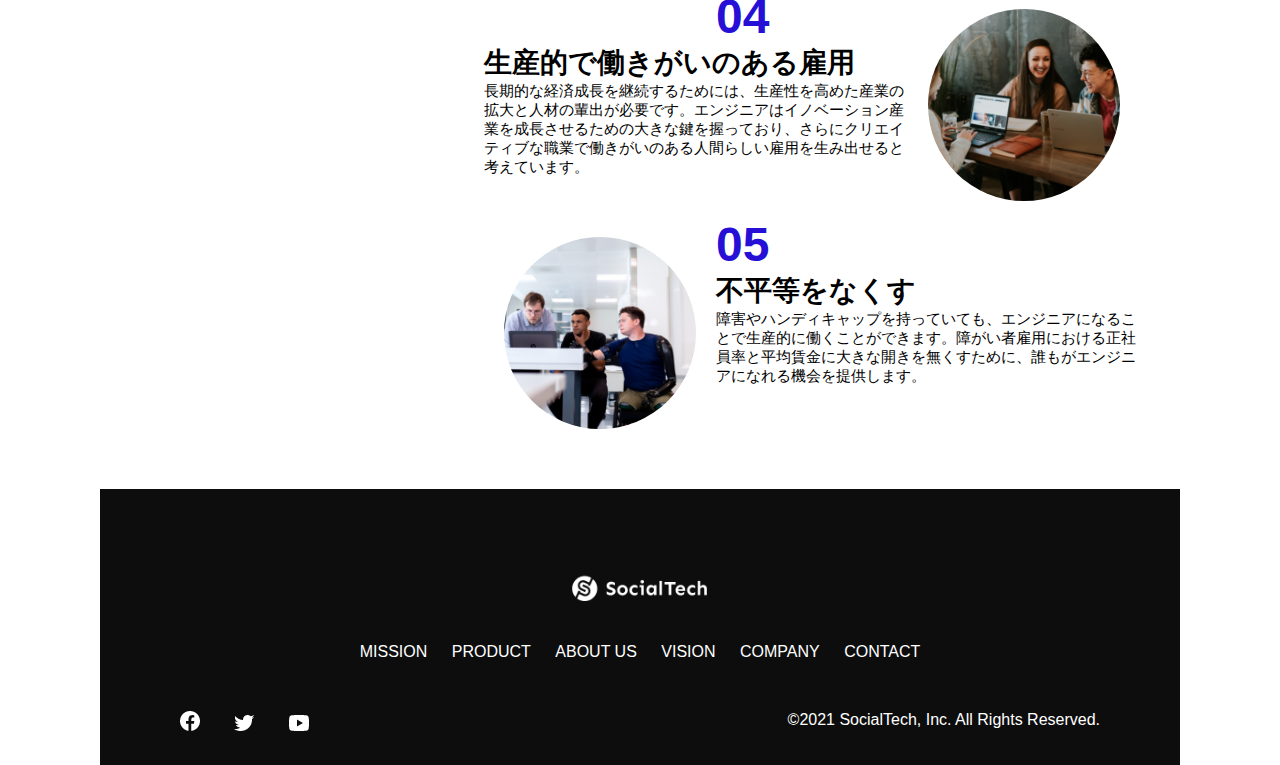
<file: kadai_tutorial_output/mission.html>
<!DOCTYPE html>
<html>
  <head>
    <title>SocialTech - MISSION ミッション -</title>
    <meta charset="UTF-8">
    <meta name="description" content="SocialTechが目指す5つの目標(S2DGs)を紹介します">
    <meta name="viewport" content="width=device-width, initial-scale=1.0">
    <link rel="stylesheet" href="style.css">
  </head>

  <body>
    <!-- ヘッダー -->
    <header>
      <!-- ロゴ -->
      <a href="index.html" id="logo"><img src="images/logo.png" alt="トップページに戻る"></a>

      <!-- PC用ナビゲーション -->
      <nav id="nav-pc">
        <a href="mission.html">MISSION</a>
        <a href="product.html">PRODUCT</a>
        <a href="index.html#aboutus">ABOUT US</a>
        <a href="index.html#vision">VISION</a>
        <a href="index.html#company">COMPANY</a>
        <a href="index.html#contact">CONTACT</a>
      </nav>
      <!-- スマホ用メニューボタン -->
      <img id="menu-sp" src="images/button-menu.png" alt="ナビゲーションを開く" onclick="document.getElementById('nav-sp').style.display = 'block'">
      <!-- スマホ用ナビゲーション -->
      <nav id="nav-sp">
        <img id="close" src="images/button-close.png" alt="ナビゲーションを閉じる" onclick="document.getElementById('nav-sp').style.display = 'none'">
        <a id="logo-sp" href="index.html" onclick="document.getElementById('nav-sp').style.display = 'none'"><img src="images/logo-sp.png" alt="トップページに戻る"></a>
        <a class="menu" href="mission.html" onclick="document.getElementById('nav-sp').style.display = 'none'">MISSION</a>
        <a class="menu" href="product.html" onclick="document.getElementById('nav-sp').style.display = 'none'">PRODUCT</a>
        <a class="menu" href="index.html" onclick="document.getElementById('nav-sp').style.display = 'none'">ABOUT US</a>
        <a class="menu" href="index.html#vision" onclick="document.getElementById('nav-sp').style.display = 'none'">VISION</a>
        <a class="menu" href="index.html#company" onclick="document.getElementById('nav-sp').style.display = 'none'">COMPANY</a>
        <a class="menu" href="index.html#contact" onclick="document.getElementById('nav-sp').style.display = 'none'">CONTACT</a>
        <div id="sns">
          <a href="https://www.facebook.com/sejuku2013"><img src="images/button-facebook.png" alt="Facebookのリンク"></a>
          <a href="https://twitter.com/samuraijuku"><img src="images/button-twitter.png" alt="Twitterのリンク"></a>
          <a href="https://www.youtube.com/channel/UCCFOQO5aDK0xXam4cUQXT8g"><img src="images/button-youtube.png" alt="YouTubeのリンク"></a>
        </div>
      </nav>
    </header>
    <main>
      <article>
        <section id="mission-main">
          <div id="mission-title">
            <h1>MISSION</h1>
            <span>ミッション</span>
            <div>TOP > MISSION</div>
          </div>
        </section>
        <section id="mission-s2dgs">
          <h2 class="mission-h2">S2DGsの実現</h2>
          <p>国連の掲げる大中小169個の目標「SDGs」のうち、以下の5つの大目標の実現をミッションとします。</p>
          <img src="images/mission/mission-s2dgs.png" alt="S2DGs">
        </section>
        <section id="mission-5goals">
          <div>
            <img id="s2dgs-img" src="images/mission/mission-5goals.png" alt="5Goals">
          </div>
          <div>
            <div>
              <img class="fivegoals-image-left" src="images/mission/mission-5goals01.png" alt="PCを操作する女の子">
              <span class="fivegoals-number">01</span>
              <h3 class="fivegoals-h3">貧困をなくそう</h3>
              <p class="fivegoals-p">
                平均年収の高いエンジニアになることを支援し、相対的貧困を抜け出す社会人を増やしていきます。さらに、技能取得や職業訓練の機会を得られない貧困家庭の子供にもIT教育を提供し「貧困の連鎖」を食い止めることを目指します。
              </p>
            </div>
            <div>
              <img class="fivegoals-image-right" src="images/mission/mission-5goals02.png" alt="PCを見つめる小さい女の子">
              <span class="fivegoals-number">02</span>
              <h3 class="fivegoals-h3">質の高い教育をみんなに</h3>
              <p class="fivegoals-p">
                手頃な価格で質の高い技術・職業教育の提供を行い、誰もがエンジニアになれるための教育プラットフォームを目指します。子供向けSTEAM教育を提供し、グローバル社会やAI時代に適応して世界で通用する価値の高い人材を育成します。
              </p>
            </div>
            <div>
              <img class="fivegoals-image-left" src="images/mission/mission-5goals03.png" alt="PCを操作する女性">
              <span class="fivegoals-number">03</span>
              <h3 class="fivegoals-h3">ジェンダー平等の実現</h3>
              <p class="fivegoals-p">
                女性エンジニアを輩出することは、ジェンダーギャップ指数の経済、教育分野に影響を与えると考えています。女性エンジニアを増やすことで、ライフイベントが多い女性の社会進出を促す機会の創出やシングルマザーの貧困解消をし、男女格差の無い、健全な社会を目指します。
              </p>
            </div>
            <div>
              <img class="fivegoals-image-right" src="images/mission/mission-5goals04.png" alt="笑顔で話し合う3人の男女">
              <span class="fivegoals-number">04</span>
              <h3 class="fivegoals-h3">生産的で働きがいのある雇用</h3>
              <p class="fivegoals-p">
                長期的な経済成長を継続するためには、生産性を高めた産業の拡大と人材の輩出が必要です。エンジニアはイノベーション産業を成長させるための大きな鍵を握っており、さらにクリエイティブな職業で働きがいのある人間らしい雇用を生み出せると考えています。
              </p>
            </div>
            <div>
              <img class="fivegoals-image-left" src="images/mission/mission-5goals05.png" alt="障害を持つ男性が生き生きと働く様子">
              <span class="fivegoals-number">05</span>
              <h3 class="fivegoals-h3">不平等をなくす</h3>
              <p class="fivegoals-p">
                障害やハンディキャップを持っていても、エンジニアになることで生産的に働くことができます。障がい者雇用における正社員率と平均賃金に大きな開きを無くすために、誰もがエンジニアになれる機会を提供します。
              </p>
            </div>
          </div>
        </section>
      </article>
      <footer>
        <div id="footer-logo">
          <img src="images/logo-sp.png" alt="SocialTech">
        </div>
        <div id="footer-link">
          <a href="mission.html">MISSION</a>
          <a href="product.html">PRODUCT</a>
          <a href="index.html#aboutus">ABOUT US</a>
          <a href="index.html#vision">VISION</a>
          <a href="index.html#company">COMPANY</a>
          <a href="index.html#contact">CONTACT</a>
        </div>
        <div id="sns-footer">
          <a href="https://www.facebook.com/sejuku2013"><img src="images/button-facebook.png" alt="Facebookのリンク"></a>
          <a href="https://twitter.com/samuraijuku"><img src="images/button-twitter.png" alt="Twitterのリンク"></a>
          <a href="https://www.youtube.com/channel/UCCFOQO5aDK0xXam4cUQXT8g"><img src="images/button-youtube.png" alt="YouTubeのリンク"></a>
          <span id="copyright">&copy;2021 SocialTech, Inc. All Rights Reserved. </span>
        </div>
      </footer>
    </main>
  </body>
</html>
</file>
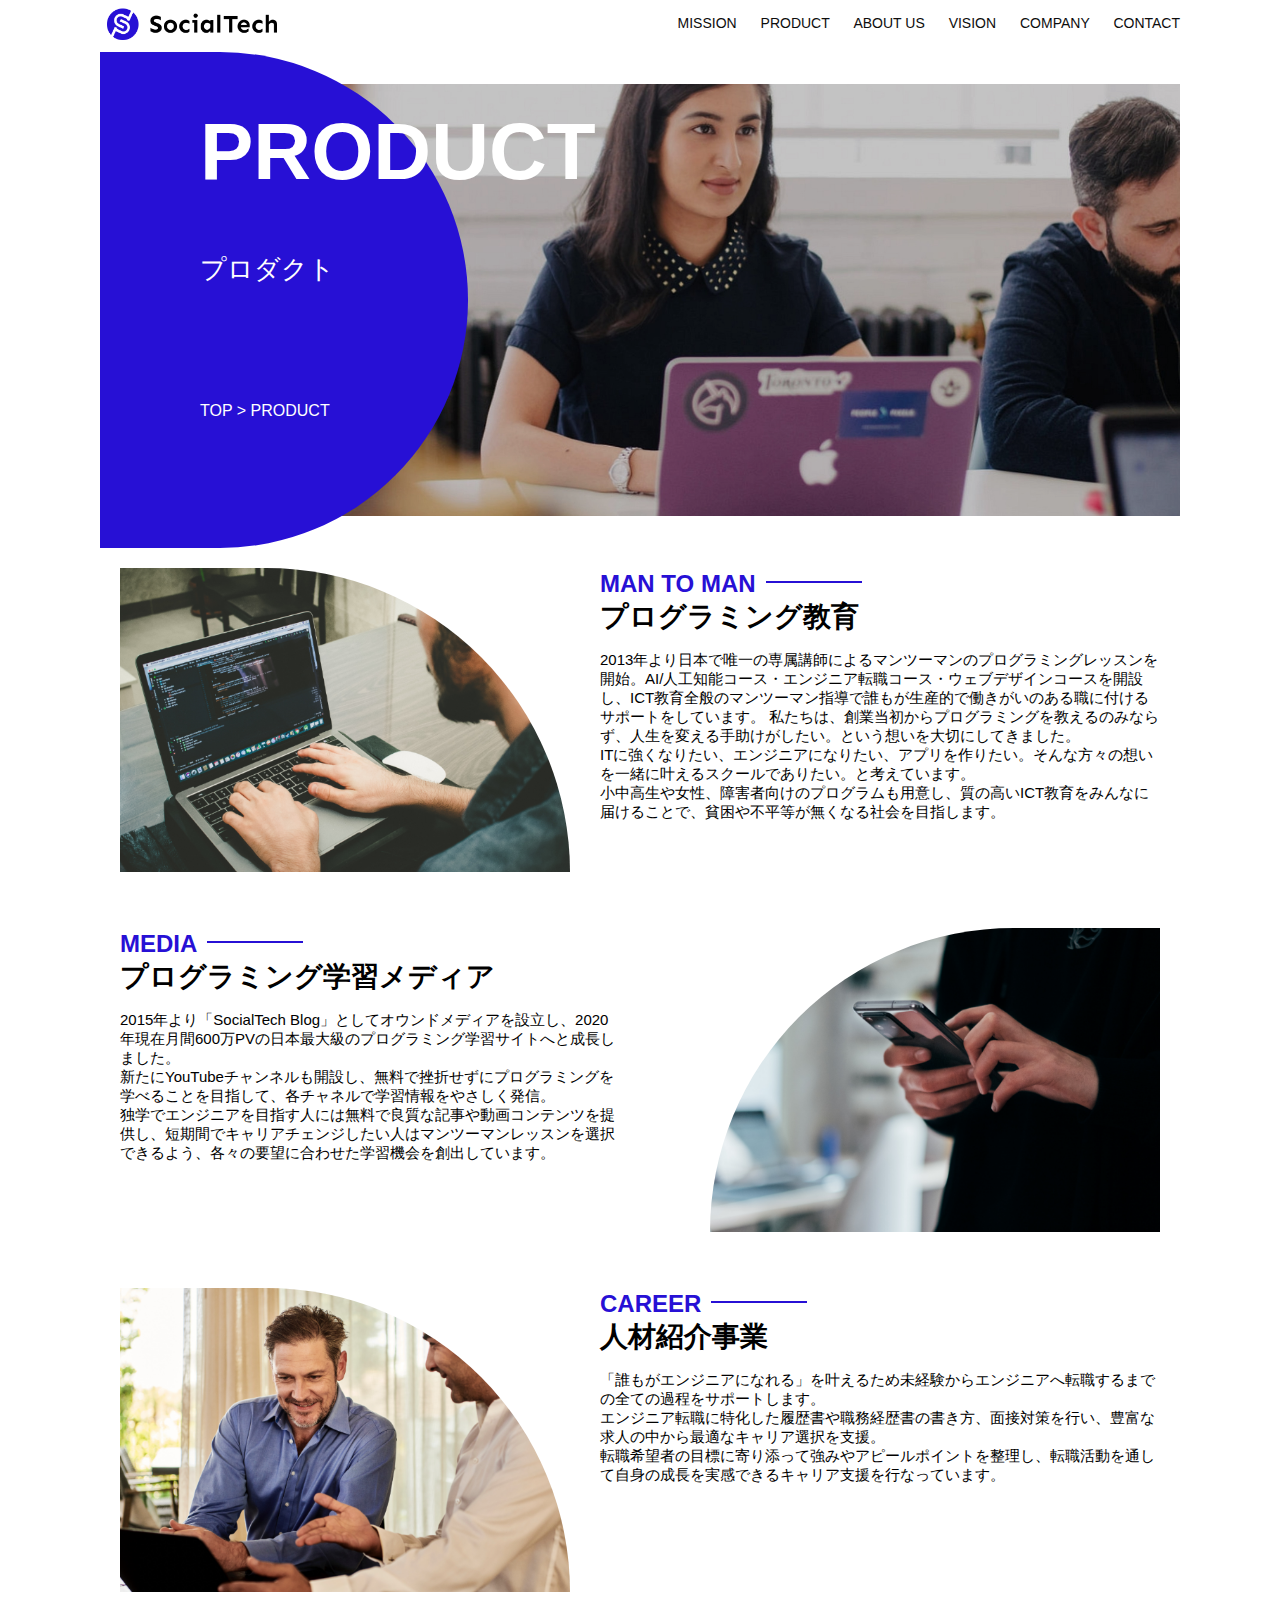
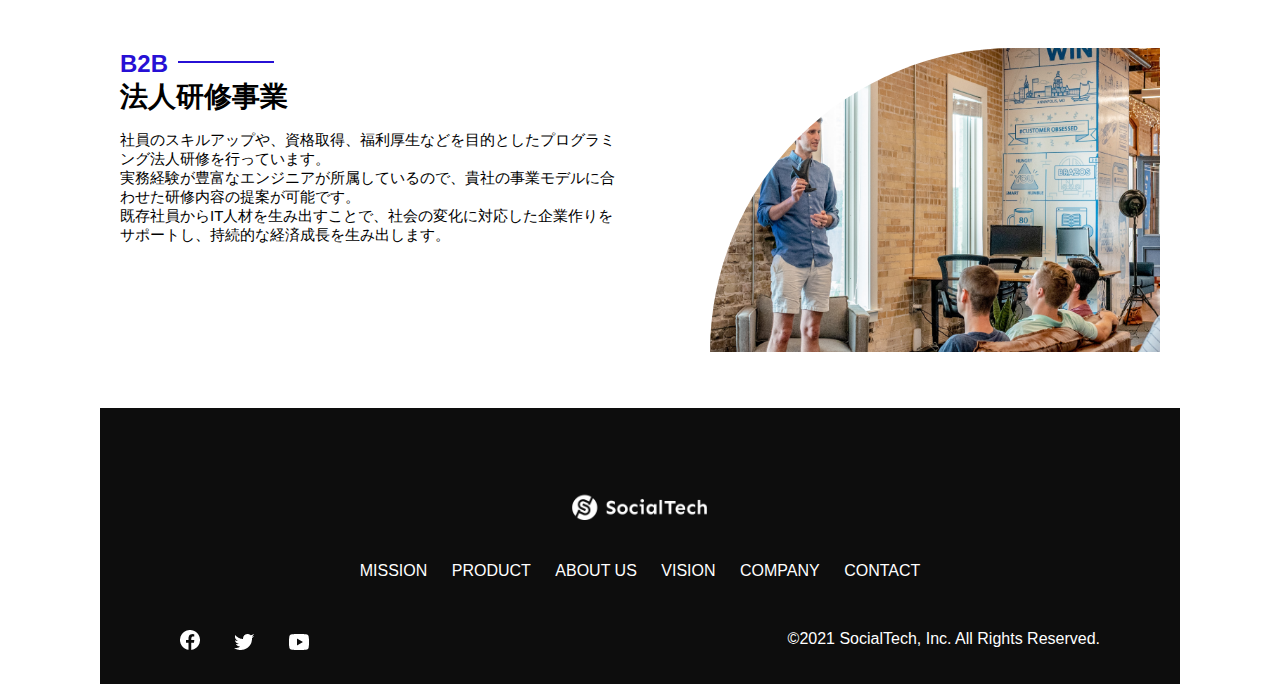
<file: kadai_tutorial_output/product.html>
<!DOCTYPE html>
<html>
  <head>
    <title>SocialTech -PRODUCT プロダクト-</title>
    <meta charset="UTF-8">
    <meta name="description" content="SocialTechの4つのプロダクトを紹介します">
    <meta name="viewport" content="width=device-width, initial-scale=1.0">
    <link rel="stylesheet" href="style.css">
  </head>
  <body>
    <!-- ヘッダー -->
    <header>
      <!-- ロゴ -->
      <a href="index.html" id="logo"><img src="images/logo.png" alt="トップページに戻る"></a>

      <!-- PC用ナビゲーション -->
      <nav id="nav-pc">
        <a href="mission.html">MISSION</a>
        <a href="product.html">PRODUCT</a>
        <a href="index.html#aboutus">ABOUT US</a>
        <a href="index.html#vision">VISION</a>
        <a href="index.html#company">COMPANY</a>
        <a href="index.html#contact">CONTACT</a>
      </nav>
      <!-- スマホ用メニューボタン -->
      <img id="menu-sp" src="images/button-menu.png" alt="ナビゲーションを開く" onclick="document.getElementById('nav-sp').style.display = 'block'">
      <!-- スマホ用ナビゲーション -->
      <nav id="nav-sp">
        <img id="close" src="images/button-close.png" alt="ナビゲーションを閉じる" onclick="document.getElementById('nav-sp').style.display = 'none'">
        <a id="logo-sp" href="index.html" onclick="document.getElementById('nav-sp').style.display = 'none'"><img src="images/logo-sp.png" alt="トップページに戻る"></a>
        <a class="menu" href="mission.html" onclick="document.getElementById('nav-sp').style.display = 'none'">MISSION</a>
        <a class="menu" href="product.html" onclick="document.getElementById('nav-sp').style.display = 'none'">PRODUCT</a>
        <a class="menu" href="index.html" onclick="document.getElementById('nav-sp').style.display = 'none'">ABOUT US</a>
        <a class="menu" href="index.html#vision" onclick="document.getElementById('nav-sp').style.display = 'none'">VISION</a>
        <a class="menu" href="index.html#company" onclick="document.getElementById('nav-sp').style.display = 'none'">COMPANY</a>
        <a class="menu" href="index.html#contact" onclick="document.getElementById('nav-sp').style.display = 'none'">CONTACT</a>
        <div id="sns">
          <a href="https://www.facebook.com/sejuku2013"><img src="images/button-facebook.png" alt="Facebookのリンク"></a>
          <a href="https://twitter.com/samuraijuku"><img src="images/button-twitter.png" alt="Twitterのリンク"></a>
          <a href="https://www.youtube.com/channel/UCCFOQO5aDK0xXam4cUQXT8g"><img src="images/button-youtube.png" alt="YouTubeのリンク"></a>
        </div>
      </nav>
    </header>
    <main>
      <article>
        <section id="product-main">
          <div id="product-title">
            <h1>PRODUCT</h1>
            <span>プロダクト</span>
            <div>TOP > PRODUCT</div>
          </div>
        </section>
        <section class="product-section1">
          <img src="images/product/product-mantoman.png" alt="PCでコードを書く男性">
          <div>
            <h2 class="product-h2">MAN TO MAN</h2>
            <h3 class="product-h3">プログラミング教育</h3>
            <p>
              2013年より日本で唯一の専属講師によるマンツーマンのプログラミングレッスンを開始。AI/人工知能コース・エンジニア転職コース・ウェブデザインコースを開設し、ICT教育全般のマンツーマン指導で誰もが生産的で働きがいのある職に付けるサポートをしています。
              私たちは、創業当初からプログラミングを教えるのみならず、人生を変える手助けがしたい。という想いを大切にしてきました。<br>ITに強くなりたい、エンジニアになりたい、アプリを作りたい。そんな方々の想いを一緒に叶えるスクールでありたい。と考えています。<br>小中高生や女性、障害者向けのプログラムも用意し、質の高いICT教育をみんなに届けることで、貧困や不平等が無くなる社会を目指します。
            </p>
          </div>
        </section>
        <section class="product-section2">
          <div>
            <h2 class="product-h2">MEDIA</h2>
            <h3 class="product-h3">プログラミング学習メディア</h3>
            <p>2015年より「SocialTech
              Blog」としてオウンドメディアを設立し、2020年現在月間600万PVの日本最大級のプログラミング学習サイトへと成長しました。<br>新たにYouTubeチャンネルも開設し、無料で挫折せずにプログラミングを学べることを目指して、各チャネルで学習情報をやさしく発信。<br>独学でエンジニアを目指す人には無料で良質な記事や動画コンテンツを提供し、短期間でキャリアチェンジしたい人はマンツーマンレッスンを選択できるよう、各々の要望に合わせた学習機会を創出しています。
            </p>
          </div>
          <img src="images/product/product-media.png" alt="スマートフォンを操作する人">
        </section>
        <section class="product-section1">
          <img src="images/product/product-career.png" alt="笑顔で話し合う2人の男性">
          <div>
            <h2 class="product-h2">CAREER</h2>
            <h3 class="product-h3">人材紹介事業</h3>
            <p>
              「誰もがエンジニアになれる」を叶えるため未経験からエンジニアへ転職するまでの全ての過程をサポートします。<br>エンジニア転職に特化した履歴書や職務経歴書の書き方、面接対策を行い、豊富な求人の中から最適なキャリア選択を支援。<br>転職希望者の目標に寄り添って強みやアピールポイントを整理し、転職活動を通して自身の成長を実感できるキャリア支援を行なっています。<br>
            </p>
          </div>
        </section>
        <section class="product-section2">
          <div>
            <h2 class="product-h2">B2B</h2>
            <h3 class="product-h3">法人研修事業</h3>
            <p>
              社員のスキルアップや、資格取得、福利厚生などを目的としたプログラミング法人研修を行っています。<br>実務経験が豊富なエンジニアが所属しているので、貴社の事業モデルに合わせた研修内容の提案が可能です。<br>既存社員からIT人材を生み出すことで、社会の変化に対応した企業作りをサポートし、持続的な経済成長を生み出します。
            </p>
          </div>
          <img src="images/product/product-b2b.png" alt="講演中の男性とそれを聴く人々">
        </section>
      </article>
      <footer>
        <div id="footer-logo">
          <img src="images/logo-sp.png" alt="SocialTech">
        </div>
        <div id="footer-link">
          <a href="mission.html">MISSION</a>
          <a href="product.html">PRODUCT</a>
          <a href="index.html#aboutus">ABOUT US</a>
          <a href="index.html#vision">VISION</a>
          <a href="index.html#company">COMPANY</a>
          <a href="index.html#contact">CONTACT</a>
        </div>
        <div id="sns-footer">
          <a href="https://www.facebook.com/sejuku2013"><img src="images/button-facebook.png" alt="Facebookのリンク"></a>
          <a href="https://twitter.com/samuraijuku"><img src="images/button-twitter.png" alt="Twitterのリンク"></a>
          <a href="https://www.youtube.com/channel/UCCFOQO5aDK0xXam4cUQXT8g"><img src="images/button-youtube.png" alt="YouTubeのリンク"></a>
          <span id="copyright">&copy;2021 SocialTech, Inc. All Rights Reserved. </span>
        </div>
      </footer>
    </main>
  </body>
</html>
</file>
<file: kadai_012/style.css>
/* PC、スマホ共通スタイル */
body {
  font-family: "Source Sans Pro", "Hiragino Kaku Gothic ProN", Meiryo, Arial,
    sans-serif;
}

p {
  font-size: 15px;
}

/*================
PC用のスタイル 
=================*/
/* 横幅設定 */
body {
  max-width: 1080px;
  min-width: 960px;
  margin: 0 auto 0 auto;
}

/* ヘッダー */
header {
  display: flex;
  justify-content: space-between;
}

/* ナビゲーションのレイアウト */
#nav-pc {
  text-align: right;
  font-size: 14px;
  padding-top: 15px;
}

/* ナビゲーションのリンクの装飾設定 */
#nav-pc>a {
  text-decoration: none;
  margin-left: 20px;
}

#nav-pc>a:link {
  color: #0d0d0d;
}

#nav-pc>a:visited {
  color: #0d0d0d;
}

#nav-pc>a:hover {
  color: #0d0d0d;
  text-decoration: underline;
}

#nav-pc>a:active {
  color: #0d0d0d;
}

/* メインビジュアル*/
#main-visual {
  position: relative;
  height: 400px;
}

#main-message {
  position: absolute;
  top: 0;
  left: 0;
  background-color: #2710d5;
  color: #ffffff;
  border-radius: 0 0 476px 0;
  max-width: 620px;
  height: 100%;
  width: 100%;
  z-index: 11;
}

#main-message>h1 {
  font-size: 60px;
  font-weight: bold;
  margin: 100px 0 0 50px;
}

#main-message>p {
  font-size: 28px;
  margin: 0 0 0 50px;
}

#main-visual>img {
  max-width: 620px;
  border-radius: 476px 0 0 0;
  position: absolute;
  top: 0;
  right: 0;
  z-index: 10;
}

/* 見出し */
h2 {
  margin: 40px 0 0 0;
}

h2::after {
  content: url("images/line.png");
  margin-left: 10px;
}

h3 {
  font-size: 27px;
}

/* ミッション */
#mission {
  margin: 80px auto 80px auto;
  width: 100%;
}

#mission-flex {
  width: 100%;
  display: flex;
}

#mission-flex>div {
  width: 50%;
  margin: 20px;
}

#mission-photo {
  width: 100%;
}

#s2dgs {
  margin-top: 50px;
}

/* プロダクト */
#product {
  background-color: #fafafa;
  width: 100%;
  margin: 80px 0 80px 0;
  padding: 10px 40px 0px 40px;
}

/* 外枠 */
#product>div {
  margin-top: 40px;
  display: flex;
}

/* 左のカラム */
#product-left {
  width: 50%;
  margin-right: 20px;
}

/* 右のカラム */
#product-right {
  width: 50%;
  margin-left: 20px;
  margin-top: 80px;
}

/* 画像＋説明の枠 */
#product-left>div {
  position: relative;
  height: 480px;
  margin-right: 20px;
}

#product-right>div {
  position: relative;
  height: 480px;
  margin-left: 20px;
}

/* 画像 */
.product-photo {
  width: 100%;
}

/* 説明文の枠 */
.product-explain {
  background-color: #ffffff;
  position: absolute;
  left: 0;
  top: 280px;
  margin: 0 40px 0 40px;
  padding: 20px;
  box-shadow: 5px 5px 10px rgba(0, 0, 0, 0.05);
}

/* 説明文の英語 */
.product-explain>span {
  color: #2710d5;
  font-weight: bold;
  font-size: 16px;
  margin: 0;
}

/* 説明文の見出し */
.product-explain>h3 {
  margin: 5px 0 5px 0;
}

/* 説明文 */
.product-explain>p {
  margin: 0;
}

/* 「もっとみる」ボタン */
#product-more {
  margin: 0 auto -42px auto;
}

/* ABOUT US */
#aboutus {
  margin: 80px auto 80px auto;
}

/* 3つの組織文化と画像を入れる枠 */
#aboutus>div {
  display: flex;
}

/* 画像 */
.culture-img {
  width: 100%;
  align-self: flex-start;
}

.culture-img2 {
  margin-top: 50px;
  width: 100%;
}

/* 3つの組織文化の表 */
.culture-table {
  max-width: 500px;
  margin-right: 50px;
}

/* 番号 */
.culture-num {
  font-size: 80px;
  color: #2710d5;
  margin: 0 20px 0 0;
}

/* 組織文化英語 */
.culture-en {
  color: #2710d5;
  font-weight: bold;
  font-size: 24px;
  display: block;
}

/* 組織文化日本語 */
.culture-jp {
  font-size: 28px;
  font-weight: bold;
}

/* 説明文 */
.culture-description {
  margin: 0;
}

/* ビジョン */
#vision {
  margin: 80px auto 80px auto;
}

/* セクション内の外枠 */
#vision>div {
  width: 100%;
  display: flex;
  justify-content: space-between;
  flex-wrap: wrap;
}

/* 7つの行動指針の枠 */
.vision-box {
  width: 300px;
  height: 300px;
  margin-bottom: 30px;
  position: relative;
}

.vision-box>img {
  width: 100%;
  height: auto;
  position: absolute;
  top: 0;
  left: 0;
  z-index: 30;
}

.vision-box>span {
  position: absolute;
  top: 0;
  left: 0;
  z-index: 31;
  margin-right: 20px;
}

.vision-box>span>h4 {
  color: #2710d5;
  font-size: 19px;
  margin: 80px 0 0 0;
  Ï
}

.vision-box>span>h4::first-letter {
  font-size: 40px;
}

.vision-box>span>h5 {
  font-size: 20px;
  margin: 0 0 0 0;
}

.vision-box>span>p {
  margin: 10px 0 0 0;
}

/* CASES */
#cases {
  margin: 40px auto 40px auto;
  width: 100%;
}

ul {
  display: flex;
  list-style: none;
}

li {
  width: 33%;
  margin: 20px;
}

.case-card {
  background-color: #FFFFFF;
  min-height: 400px;
  box-shadow: 5px 5px 15px rgba(0, 0, 0, 0.2)
}

.case-img {
  width: 100%;
}

.case-info {
  padding: 10px 20px 10px 20px;
}

.case-name {
  color: #2710d5;
  font-size: 19px;
}

.case-content {
  font-size: 14px;
}

/* 会社概要 */
#company {
  margin: 80px auto 80px auto;
}

#company-table {
  width: 100%;
}

.tableheader {
  text-align: left;
  padding: 20px;
  border-bottom-color: #2710d5;
  border-bottom-width: 1px;
  border-bottom-style: solid;
  width: 100px;
}

.tableheader-first {
  text-align: left;
  padding: 20px;
  border-bottom-color: #2710d5;
  border-bottom-width: 1px;
  border-bottom-style: solid;
  border-top-color: #2710d5;
  border-top-width: 1px;
  border-top-style: solid;
  width: 100px;
}

.cell {
  padding: 30px;
  border-bottom-color: #ececec;
  border-bottom-width: 1px;
  border-bottom-style: solid;
}

.cell-first {
  padding: 30px;
  border-bottom-color: #ececec;
  border-bottom-width: 1px;
  border-bottom-style: solid;
  border-top-color: #ececec;
  border-top-width: 1px;
  border-top-style: solid;
}

#company>iframe {
  width: 100%;
  height: 368px;
  margin-top: 40px;
}

/* お問い合わせ */
#contact {
  margin: 80px auto 80px auto;
}

/* 外枠 */
#contact>form>div {
  display: flex;
  flex-direction: row;
  flex-wrap: wrap;
  padding-bottom: 30px;
}

/* 左列の見出し */
.contact-heading {
  width: 240px;
  align-self: center;
}

/* 見出しのラベル */
.contact-label {
  font-weight: bold;
}

/* 必須 */
.contact-span {
  color: #ce2222;
  margin: 0 0 0 20px;
  font-weight: bold;
}

/* テキストボックス */
.contact-textbox {
  border-top: 0;
  border-left: 0;
  border-right: 0;
  border-bottom-width: 1px;
  border-bottom-color: #707070;
  border-bottom-style: solid;
  background-color: #fafafa;
  width: 400px;
  height: 56px;
}

/* お問い合わせ内容のテキストエリア */
.contact-textarea {
  border-top: 0;
  border-left: 0;
  border-right: 0;
  border-bottom-width: 1px;
  border-bottom-color: #707070;
  border-bottom-style: solid;
  background-color: #fafafa;
  width: 400px;
  height: 200px;
}

/* 個人情報の取り扱い */
details {
  width: 700px;
}

details>div {
  background-color: #fafafa;
  padding: 20px;
}

details>div>span {
  font-weight: bold;
}

/* フッター */
footer {
  background-color: #0d0d0d;
  text-align: center;
  padding: 80px 80px 30px 80px;
}

#footer-logo {
  margin-bottom: 30px;
}

#footer-link {
  margin-bottom: 50px;
}
#footer-link > a {
  text-decoration: none;
  margin: 10px;
}
#footer-link > a:link {
  color: #ffffff;
}
#footer-link > a:visited {
  color: #ffffff;
}
#footer-link > a:hover {
  color: #ffffff;
  text-decoration: underline;
}
#footer-link > a:active {
  color: #ffffff;
}

#sns-footer {
  text-align: left;
  width: 100%;
}

#sns-footer > a {
  margin-right: 30px;
}

#copyright {
  color: #ffffff;
  float: right;
}
</file>
<file: kadai_013/style.css>
/* PC、スマホ共通スタイル */
body {
  font-family: "Source Sans Pro", "Hiragino Kaku Gothic ProN", Meiryo, Arial,
    sans-serif;
}

p {
  font-size: 15px;
}

#main-visual>img {
  width: 100%;
}

/*================
PC用のスタイル 
=================*/
@media screen and (min-width: 768px) {
  /* 横幅設定 */
  body {
    max-width: 1080px;
    min-width: 960px;
    margin: 0 auto 0 auto;
  }

  /* ヘッダー */
  header {
    display: flex;
    justify-content: space-between;
  }

  /* ナビゲーションのレイアウト */
  #nav-pc {
    text-align: right;
    font-size: 14px;
    padding-top: 15px;
  }

  /* ナビゲーションのリンクの装飾設定 */
  #nav-pc>a {
    text-decoration: none;
    margin-left: 20px;
  }

  #nav-pc>a:link {
    color: #0d0d0d;
  }

  #nav-pc>a:visited {
    color: #0d0d0d;
  }

  #nav-pc>a:hover {
    color: #0d0d0d;
    text-decoration: underline;
  }

  #nav-pc>a:active {
    color: #0d0d0d;
  }
  #menu-sp {
    display: none;
  }
  #nav-sp {
    display: none;
  }
}
/*================
スマホ用のスタイル 
=================*/
@media screen and (max-width: 767px) {
  body {
    min-width: 375px;
    margin: 0;
  }
  #nav-pc {
    display: none;
  }
  #menu-sp {
    float: right;
    padding: 0;
  }
  #nav-sp {
    background-color: #ce933e;
    position: absolute;
    left: 0;
    top: 0;
    height: 100%;
    width: 100%;
    display: none;
    z-index: 100;
  }
  #close {
    position: absolute;
    top: 20px;
    right: 20px;
  }
  #logo-sp {
    margin: 80px 0 30px 20px;
  }
  #nav-sp > a {
    display: block;
  }
  #nav-sp > a:link {
    color: #ffffff;
  }
  #nav-sp > a:visited {
    color: #ffffff;
  }
  #nav-sp > a:hover {
    color: #ffffff;
    text-decoration: underline;
  }
  #nav-sp > a:active {
    color: #ffffff;
  }
  #nav-sp > .menu {
    text-decoration: none;
    display: block;
    margin: 0 20px 0 20px;
    height: 44px;
    font-size: 16px;
    background-image: url("images/arrow.png");
    background-repeat: no-repeat;
    background-position: right top;
  }
}
</file>
<file: kadai_tutorial_output/style.css>
/* PC、スマホ共通スタイル */
body {
  font-family: "Source Sans Pro", "Hiragino Kaku Gothic ProN", Meiryo, Arial, sans-serif;
}

p {
  font-size: 15px;
}
/* =================
PC用のスタイル
================= */
@media screen and (min-width:768px) {
    
  /* 横幅設定 */
  body {
    max-width: 1080px;
    min-width: 960px;
    margin: 0 auto 0 auto;
  }
  /* ヘッダー */
  header {
    display: flex;
    justify-content: space-between;
  }
  /* ナビゲーションのレイアウト */
  #nav-pc {
    text-align: right;
    font-size: 14px;
    padding-top: 15px;
  }

  /* ナビゲーションのリンクの装飾設定 */
  #nav-pc > a {
    text-decoration: none;
    margin-left: 20px;
  }
  #nav-pc > a:link {
    color: #0d0d0d;
  }
  #nav-pc > a:visited {
    color: #0d0d0d;
  }
  #nav-pc > a:hover {
    color: #0d0d0d;
    text-decoration: underline;
  }
  #nav-pc > a:active {
    color: #0d0d0d;
  }

  /* スマホ用のナビを非表示 */
  #nav-sp,
  #menu-sp {
    display: none;
  }

  /* メインビジュアル */
  #main-visual {
    position: relative;
    height: 400px;
  }

  #main-message {
    position: absolute;
    top: 0;
    left: 0;
    background-color: #2710d5;
    color: #ffffff;
    border-radius: 0 0 476px 0;
    width: 100%;
    height: 100%;
    max-width: 620px;
    z-index: 11;
  }
  #main-message > h1 {
    font-size: 60px;
    font-weight: bold;
    margin: 100px 0 0 50px;
  }
  #main-message > p {
    font-size: 28px;
    margin: 0 0 0 50px;
  }
  #main-visual > img {
    max-width: 620px;
    border-radius: 476px 0 0 0;
    position: absolute;
    top: 0;
    right: 0;
    z-index: 10;
  }

  /* 見出し */
  h2 {
    margin: 40px 0 0 0
  }
  h2::after {
    content: url(images/line.png);
    margin-left: 10px;
  }
  h3 {
    font-size: 27px;
  }

  /* ミッション */
  #mission {
    margin: 80px auto;
    width: 100%;
  }
  #mission-flex {
    width: 100%;
    display: flex;
  }

  #mission-flex > div {
    width: 50%;
    margin: 20px;
  }
  #mission-photo {
    width: 100%;
  }
  #s2dgs {
    margin-top: 50px;
    width: 100%;
  }

  /* プロダクト */
  #product {
    background-color: #fafafa;
    margin: 80px 0;
    padding: 10px 40px 0px 40px
  }

  /* 外枠 */
  #product > div {
    margin-top: 40px;
    display: flex;
  }

  /* 左のカラム */
  #product-left {
    width: 50%;
    margin-right: 20px;
  }

  /* 右のカラム */
  #product-right {
    width: 50%;
    margin-left: 20px;
    margin-top: 80px;
  }

  /* 画像＋説明の枠 */
  #product-left > div {
    position: relative;
    height: 480px;
    margin-right: 20px;
  }
  #product-right > div {
    position: relative;
    height: 480px;
    margin-left: 20px;
  }

  /* 画像 */
  .product-photo {
    width: 100%;
  }

  /* 説明文の枠 */
  .product-explain {
    background-color: #ffffff;
    position: absolute;
    left: 0;
    top: 280px;
    margin: 0 40px 0 40px;
    padding: 20px;
    box-shadow: 5px 5px 10px rgba(0, 0, 0, 0.05);
  }

  /* 説明文の英語 */
  .product-explain > span {
    color: #2710d5;
    font-weight: bold;
    font-size: 16px;
    margin: 0;
  }

  /* 説明文の見出し */
  .product-explain > h3 {
    font-size: 20px;
    margin: 5px 0 5px 0;
  }

  /* 説明文 */
  .product-explain > p {
    font-size: 14px;
    margin: 0;
  }

  /* 「もっとみる」ボタン */
  #product-more {
    margin: 0 auto -42px auto;
  }

  /* ABOUT US */
  #aboutus {
    margin: 80px auto 80px auto;
  }

  /* 3つの組織文化と画像を入れる枠 */
  #aboutus > div {
    display: flex;
  }

  /* 画像 */
  .culture-img {
    width: 100%;
    align-self: flex-start;
  }
  .culture-img2 {
    margin-top: 50px;
    width: 100%;
  }

  /* 3つの組織文化の表 */
  .culture-table {
    margin-right: 50px;
  }

  /* 番号 */
  .culture-num {
    font-size: 80px;
    color: #2710d5;
    margin-right: 20px;
  }

  /* 組織文化英語 */
  .culture-en {
    color: #2710d5;
    font-weight: bold;
    font-size: 24px;
    display: block;
  }

  /* 組織文化日本語 */
  .culture-jp {
  font-size: 28px;
  font-weight: bold;
  }

  /* 説明文 */
  .culture-description {
    margin: 0;
  }

  /* ビジョン */
  #vision {
    margin: 80px auto 80px auto;
  }

  /* セクション内の外枠 */
  #vision > div {
    width: 100%;
    display: flex;
    justify-content: space-between;
    flex-wrap: wrap;
  }

  /* 7つの行動指針の枠 */
  .vision-box {
    width: 300px;
    height: 300px;
    margin-bottom: 30px;
    position: relative;
  }

  .vision-box > img {
    width: 100%;
    height: auto;
    position: absolute;
    top: 0;
    left: 0;
    z-index: 30;
  }
  .vision-box > span {
    position: absolute;
    top: 0;
    left: 0;
    z-index: 31;
    margin-right: 20px;
  }
  .vision-box > span > h4 {
    color: #2710d5;
    font-size: 19px;
    margin: 80px 0 0 0;
  }
  .vision-box > span > h4::first-letter {
    font-size: 40px;
  }
  .vision-box > span > h5 {
    font-size: 20px;
    margin: 0 0 0 0;
  }
  .vision-box > span > p {
    margin: 10px 0 0 0;
  }

  /* 会社概要 */
  #company {
    margin: 80px auto 80px auto;
  }

  #company-table {
    width: 100%;
  }
  .tableheader {
    text-align: left;
    padding: 20px;
    border-bottom-color: #2710d5;
    border-bottom-width: 1px;
    border-bottom-style: solid;
    width: 100px;
  }
  .tableheader-first {
    text-align: left;
    padding: 20px;
    border-bottom-color: #2710d5;
    border-bottom-width: 1px;
    border-bottom-style: solid;
    border-top-color: #2710d5;
    border-top-width: 1px;
    border-top-style: solid;
    width: 100px;
  }
  .cell {
    padding: 30px;
    border-bottom-color: #ececec;
    border-bottom-width: 1px;
    border-bottom-style: solid;
  }
  .cell-first {
    padding: 30px;
    border-bottom-color: #ececec;
    border-bottom-width: 1px;
    border-bottom-style: solid;
    border-top-color: #ececec;
    border-top-width: 1px;
    border-top-style: solid;
  }

  #company > iframe {
    width: 100%;
    height: 368px;
    margin-top: 40px;
  }

  /* お問い合わせ */
  #contact {
    margin: 80px auto 80px auto;
  }

  /* 外枠 */
  #contact > form > div {
    display: flex;
    flex-direction: row;
    flex-wrap: wrap;
    padding-bottom: 30px;
  }

  .contact-heading {
    width: 240px;
    align-self: center;
  }
  .contact-label {
    font-weight: bold;
  }
  .contact-span {
    color: #ce2222;
    margin: 0 0 0 20px;
    font-weight: bold;
  }
  .contact-textbox {
    border-top: 0;
    border-left: 0;
    border-right: 0;
    border-bottom-width: 1px;
    border-bottom-color: #707070;
    border-bottom-style: solid;
    background-color: #fafafa;
    width: 400px;
    height: 56px;
  }
  .contact-textarea {
    border-top: 0;
    border-left: 0;
    border-right: 0;
    border-bottom-width: 1px;
    border-bottom-color: #707070;
    border-bottom-style: solid;
    background-color: #fafafa;
    width: 400px;
    height: 200px;
  }

  /* 個人情報の取り扱い */
  details {
    width: 700px;
  }
  details > div {
    background-color: #fafafa;
    padding: 20px;
  }
  details > div > span {
    font-weight: bold;
  }

  /* フッター */
  footer {
    background-color: #0d0d0d;
    text-align: center;
    padding: 80px 80px 30px 80px;
  }
  #footer-logo {
    margin-bottom: 30px;
  }
  #footer-link {
    margin-bottom: 50px;
  }
  #footer-link > a {
    text-decoration: none;
    margin: 10px;
  }
  #footer-link > a:link {
    color: #ffffff;
  }
  #footer-link > a:visited {
    color: #ffffff;
  }
  #footer-link > a:hover {
    color: #ffffff;
    text-decoration: underline;
  }
  #footer-link > a:active {
    color: #ffffff;
  }
  #sns-footer {
    text-align: left;
    width: 100%;
  }
  #sns-footer > a {
    margin-right: 30px;
  }
  #copyright {
    color: #ffffff;
    float: right;
  }

  /* mission.html用のスタイル */
  /* ミッションのメインビジュアル */
  #mission-main {
    height: 496px;
    width: 100%;
    background-image: url(images/mission/mission-main.png);
    background-repeat: no-repeat;
    background-position-y: center;
  }
  #mission-title {
    background-color: #2710d5;
    width: 368px;
    color: #ffffff;
    height: 496px;
    border-radius: 0 248px 248px 0;
    position: relative;
  }
  #mission-title > h1 {
    position: absolute;
    top: 0;
    left: 100px;
    font-size: 80px;
  }
  #mission-title > span {
    position: absolute;
    top: 200px;
    left: 100px;
    font-size: 26px;
  }
  #mission-title > div {
    position: absolute;
    top: 350px;
    left: 100px;
    font-size: 16px;
  }

  #mission-s2dgs {
    width: 100%;
    margin: 20px;
  }
  .mission-h2 {
    color: #2710d5;
    font-size: 40px;
  }
  .mission-h2::after {
    content: none;
  }

  #mission-5goals {
    margin: 20px;
    display: flex;
  }
  #mission-5goals > div {
    flex-grow: 1;
    padding: 20px;
  }
  #mission-5goals > div > div {
    margin-bottom: 40px;
  }
  .fivegoals-image-right {
    float: right;
    margin: 20px;
  }
  .fivegoals-image-left {
    float: left;
    margin: 20px;
  }
  .fivegoals-number {
    color: #2710d5;
    font-size: 48px;
    font-weight: bold;
    margin: 0;
  }
  .fivegoals-h3 {
    font-size: 28px;
    margin: 0;
  }
  .fivegoals-p {
    margin: 0;
  }

  /* プロダクトページ */
  #product-main {
    height: 496px;
    width: 100%;
    background-image: url(images/product/product-main.png);
    background-repeat: no-repeat;
    background-position-y: center;
  }
  #product-title {
    background-color: #2710d5;
    width: 368px;
    color: #ffffff;
    height: 496px;
    border-radius: 0 248px 248px 0;
    position: relative;
  }
  #product-title > h1 {
    position: absolute;
    top: 0;
    left: 100px;
    font-size: 80px;
  }
  #product-title > span {
    position: absolute;
    top: 200px;
    left: 100px;
    font-size: 26px;
  }
  #product-title > div {
    position: absolute;
    top: 350px;
    left: 100px;
    font-size: 16px;
  }
  /* セクション1 */
  .product-section1 {
    position: relative;
    margin: 20px;
    height: 340px;
  }
  .product-section1 > img {
    position: absolute;
    top: 0;
    left: 0;
    width: 450px;
    margin: 0 40px 30px 0;
    border-radius: 0 432px 0 0;
  }
  .product-section1 > div {
    position: absolute;
    top: 0;
    left: 480px;
  }
  /* セクション2 */
  .product-section2 {
    position: relative;
    margin: 20px;
    height: 340px;
  }
  .product-section2 > img {
    position: absolute;
    top: 0;
    right: 0;
    width: 450px;
    margin: 0 0 30px 40px;
    border-radius: 432px 0 0 0;
  }
  .product-section2 > div {
    width: 500px;
    position: absolute;
    top: 0;
    left: 0;
  }
  .product-h2 {
    color: #2710d5;
    font-size: 24px;
    margin: 0;
  }
  .product-h3 {
    font-size: 28px;
    margin: 0;
  }
}

/* =================
スマートフォン用のスタイル
================= */
@media screen and (max-width: 767px) {
  body {
    min-width: 375px;
    margin: 0;
  }
  /* PC用ナビゲーション非表示 */
  #nav-pc {
    display: none;
  }

  /* ハンバーガーメニュー */
  #menu-sp {
    float: right;
    padding: 0;
  }
  /* スマホ用ナビゲーションの表示切替 */
  /* 初期状態、レイアウトと非表示設定 */
  #nav-sp {
    background-color: #2710d5;
    position: absolute;
    top: 0;
    left: 0;
    width: 100%;
    height: 100%;
    display: none;
    z-index: 100;
  }
  /* ✗ボタン */
  #close {
    position: absolute;
    top: 20px;
    right: 20px;
  }
  /* ナビゲーションメニュー用ロゴ */
  #logo-sp {
    margin: 80px 0 30px 20px;
  }
  /* ナビゲーションのリンクの装飾設定 */
  #nav-sp > a {
    display: block;
  }
  #nav-sp > a:link {
    color: #ffffff;
  }
  #nav-sp > a:visited {
    color: #ffffff;
  }
  #nav-sp > a:hover {
    color: #ffffff;
    text-decoration: underline;
  }
  #nav-sp > a:active {
    color: #ffffff;
  }
  #nav-sp > .menu {
    text-decoration: none;
    display: block;
    margin: 0 20px 0 20px;
    height: 44px;
    font-size: 16px;
    background-image: url("images/arrow.png");
    background-repeat: no-repeat;
    background-position: right top;
  }
  #sns {
    position: absolute;
    bottom: 20px;
    left: 20px;
  }
  #sns > a {
    margin-right: 30px;
  }

  /* メインビジュアル */
  #main-visual {
    position: relative;
    height: 470px;
    width: 100%;
    overflow: hidden;
  }
  #main-visual > div {
    position: absolute;
    top: 0;
    left: 0;
    background-color: #2710d5;
    color: white;
    border-radius: 0 0 476px 0;
    text-align: center;
    height: 280px;
    width: 100%;
    z-index: 11;
  }
  #main-visual > div > h1 {
    font-size: 28px;
    margin: 90px 0 0 0;
  }
  #main-visual > div > p {
    margin: 0;
  }
  #main-visual > img {
    width: 100%;
    border-radius: 476px 0 0 0;
    z-index: 10;
    position: absolute;
    bottom: 0;
    right: 0;
  }

  /* 見出し */
  h2::after {
  content: url(images/line.png);
  margin-left:10px;
  }
  h3 {
    font-size: 24px;
    margin: 10px 0 0 0;
  }

  /* ミッション */
  #mission {
    margin: 20px;
  }
  #mission-photo {
    width: 100%;
  }
  #s2dgs {
    width: 100%;
  }

  /* プロダクト */
  #product {
    background-color: #fafafa;
    padding-top: 10px;
  }
  #product h2 {
    margin-left: 20px;
  }
  /* 外枠 */
  #product-left,
  #product-right {
    margin-right: 20px;
    margin-left: 20px;
  }
  /* 画像+説明の枠 */
  #product-left > div,
  #product-right > div {
    position: relative;
    height: 540px;
  }
  /* 説明文の枠 */
  .product-explain {
    background-color: #ffffff;
    position: absolute;
    left: 0;
    bottom: 50px;
    padding: 20px;
    box-shadow: 5px 5px 10px rgba(0, 0, 0, 0.05);
  }
  .product-explain > span {
    color: #2710d5;
    font-weight: bold;
    font-size: 16px;
    margin: 0;
  }
  .product-explain > h3 {
    margin: 10px 0 10px 0;
  }

  /* 画像 */
  .product-photo {
    width: 100%;
  }
  #product-more > img {
    margin: 0 0 -42px 20px;
  }

  /* ABOUT US */
  #aboutus {
    margin: 80px 20px 80px 20px;
  }
  #aboutus > div {
    display: flex;
    flex-direction: column;
  }
  .culture-table {
    width: 100%;
    padding-right: 20px;
    order: 2;
  }
  .culture-img {
    width: 100%;
    order: 1;
  }
  .culture-img2 {
    width: 100%;
  }
  .culture-num {
    font-size: 80px;
    color: #2710d5;
  }
  .culture-en {
    color: #2710d5;
    font-weight: bold;
    font-size: 24px;
    display: block;
  }
  .culture-jp {
    display: block;
  }
  .culture-description {
    margin: 0;
  }

  /* ビジョン */
  #vision {
    margin: 80px 20px 80px 20px;
  }
  .vision-box {
    width: 300px;
    height: 300px;
    margin-bottom: 30px;
    position: relative;
  }
  .vision-box > img {
    width: 100%;
    height: auto;
    position: absolute;
    top: 0;
    left: 0;
    z-index: 30;
  }
  .vision-box > span {
    position: absolute;
    top: 0;
    left: 0;
    z-index: 31;
    margin-right: 20px;
  }
  .vision-box > span > h4 {
    color: #2710d5;
    font-size: 19px;
    margin: 60px 0 0 0;
  }
  .vision-box > span > h5 {
    font-size: 20px;
    margin: 0 0 0 0;
  }
  .vision-box > span > p {
    margin: 10px 0 0 0;
  }

  /* 会社概要 */
  #company {
    margin: 0 20px 0 20px;
  }
  #company > h3 {
    margin-bottom: 20px;
  }
  #company > table {
    width: 100%;
  }
  .tableheader-first {
    text-align: left;
    padding: 20px;
    border-bottom-color: #2710d5;
    border-bottom-width: 1px;
    border-bottom-style: solid;
    border-top-color: #2710d5;
    border-top-width: 1px;
    border-top-style: solid;
    width: 50px;
  }
  .tableheader {
    text-align: left;
    padding: 20px;
    border-bottom-color: #2710d5;
    border-bottom-width: 1px;
    border-bottom-style: solid;
    width: 50px;
  }
  .cell {
    padding: 20px;
    border-bottom-color: #ececec;
    border-bottom-width: 1px;
    border-bottom-style: solid;
  }
  .cell-first {
    padding: 20px;
    border-bottom-color: #ececec;
    border-bottom-width: 1px;
    border-bottom-style: solid;
    border-top-color: #ececec;
    border-top-width: 1px;
    border-top-style: solid;
  }
  #company > iframe {
    width: 100%;
    height: 240px;
    margin: 40px 0 0 0;
  }

  /* お問い合わせ */
  #contact {
    margin: 80px 20px 80px 20px;
  }
  #contact > h3 {
    margin-bottom: 20px;
  }
  #contact > form  > div {
    margin-bottom: 20px;
  }
  .contact-heading {
    margin-bottom: 20px;
  }
  /* ラベル */
  .contact-label {
    font-weight: bold;
  }

  /* 必須 */
  .contact-span {
    color: #ce2222;
    margin: 0 0 0 20px;
    font-weight: bold;
  }
  .contact-textbox {
    height: 56px;
    border-top: 0;
    border-left: 0;
    border-right: 0;
    background-color: #fafafa;
    border-bottom-color: #707070;
    border-bottom-width: 1px;
    border-bottom-style: solid;
    min-width: 300px;
    width: 100%;
  }
  .contact-textarea {
    height: 150px;
    border-top: 0;
    border-left: 0;
    border-right: 0;
    background-color: #fafafa;
    width: 100%;
  }
  .radiobutton {
    margin-bottom: 20px;
  }
  .radiobutton + label::after {
    content: "\A";
    white-space: pre;
  }

  /* フッター */
  footer {
    background-color: #0d0d0d;
    padding: 30px 20px 50px 20px;
  }
  #footer-logo {
    margin-bottom: 30px;
  }
  #footer-link {
    margin-bottom: 50px;
  }
  #footer-link > a {
    text-decoration: none;
    margin: 0 20px 30px 0;
    display: block;
    background-image: url(images/arrow.png);
    background-repeat: no-repeat;
    background-position: right top;
  }
  #footer-link > a:link {
    color: #ffffff;
  }
  #footer-link > a:visited {
    color: #ffffff;
  }
  #footer-link > a:hover {
    color: #ffffff;
    text-decoration: underline;
  }
  #footer-link > a:active {
    color: #ffffff;
  }
  #sns-footer > a {
    margin-right: 30px;
  }
  #copyright {
    font-size: 12px;
    display: block;
    margin-top: 30px;
    color: #ffffff;
  }

  /* mission.html用のスタイル */
  /* ミッションのメインビジュアル */
  #mission-main {
    height: 256px;
    width: 100%;
    background-image: url(images/mission/mission-main.png);
    background-repeat: no-repeat;
    background-position-y: center;
    background-size: auto 208px;
  }
  #mission-title {
    background-color: #2710d5;
    width: 136px;
    color: #ffffff;
    height: 256px;
    border-radius: 0 248px 248px 0;
    position: relative;
  }
  #mission-title > h1 {
    position: absolute;
    top: 0;
    left: 20px;
    font-size: 40px;
  }
  #mission-title > span {
    position: absolute;
    top: 110px;
    left: 20px;
    font-size: 18px;
  }
  #mission-title > div {
    position: absolute;
    top: 180px;
    left: 20px;
    font-size: 13px;
  }

  /* ミッションページS2DGsの設定 */
  #mission-s2dgs {
    margin: 20px;
  }
  .mission-h2 {
    color: #2710d5;
    font-size: 38px;
    margin: 0px;
  }
  .mission-h2::after {
    content: none;
  }
  #mission-s2dgs > img {
    width: 100%;
  }

  /* ミッションページ5Goalsの設定 */
  #mission-5goals {
    margin: 20px;
  }
  #mission-5goals > div > div {
    margin-bottom: 40px;
  }
  #s2dgs-image {
    width: 100%;
  }
  .fivegoals-image-right {
    margin: 20px auto 20px auto;
    display: block;
  }
  .fivegoals-image-left {
    margin: 20px auto 20px auto;
    display: block;
  }
  .fivegoals-number {
    color: #2710d5;
    font-size: 48px;
    margin: 0;
  }
  .fivegoals-h3 {
    font-size: 28px;
    margin: 0;
  }
  .fivegoals-p {
    margin: 0;
  }

  /* プロダクトページ */
  #product-main {
    height: 256px;
    width: 100%;
    background-image: url(images/product/product-main.png);
    background-repeat: no-repeat;
    background-position-y: center;
    background-size: auto 208px;
  }
  #product-title {
    background-color: #2710d5;
    width: 136px;
    color: #ffffff;
    height: 256px;
    border-radius: 0 248px 248px 0;
    position: relative;
  }
  #product-title > h1 {
    position: absolute;
    top: 0;
    left: 20px;
    font-size: 40px;
  }
  #product-title > span {
    position: absolute;
    top: 110px;
    left: 20px;
    font-size: 18px;
  }
  #product-title > div {
    position: absolute;
    top: 180px;
    left: 20px;
    font-size: 13px;
  }
  .product-section1 {
    margin: 20px;
  }
  .product-section1 > img {
    width: 100%;
    border-radius: 0 300px 0 0;
  }
  .product-section2 {
    margin: 20px;
    display: flex;
    flex-direction: column;
  }
  .product-section2 > img {
    order: 1;
    width: 100%;
    border-radius: 300px 0 0 0;
  }
  .product-section2 > div {
    order: 2;
  }
  .product-h2 {
    color: #2710d5;
    font-size: 24px;
    margin: 0;
  }
  .product-h3 {
    font-size: 28px;
    margin: 0;
  }
}
</file>
